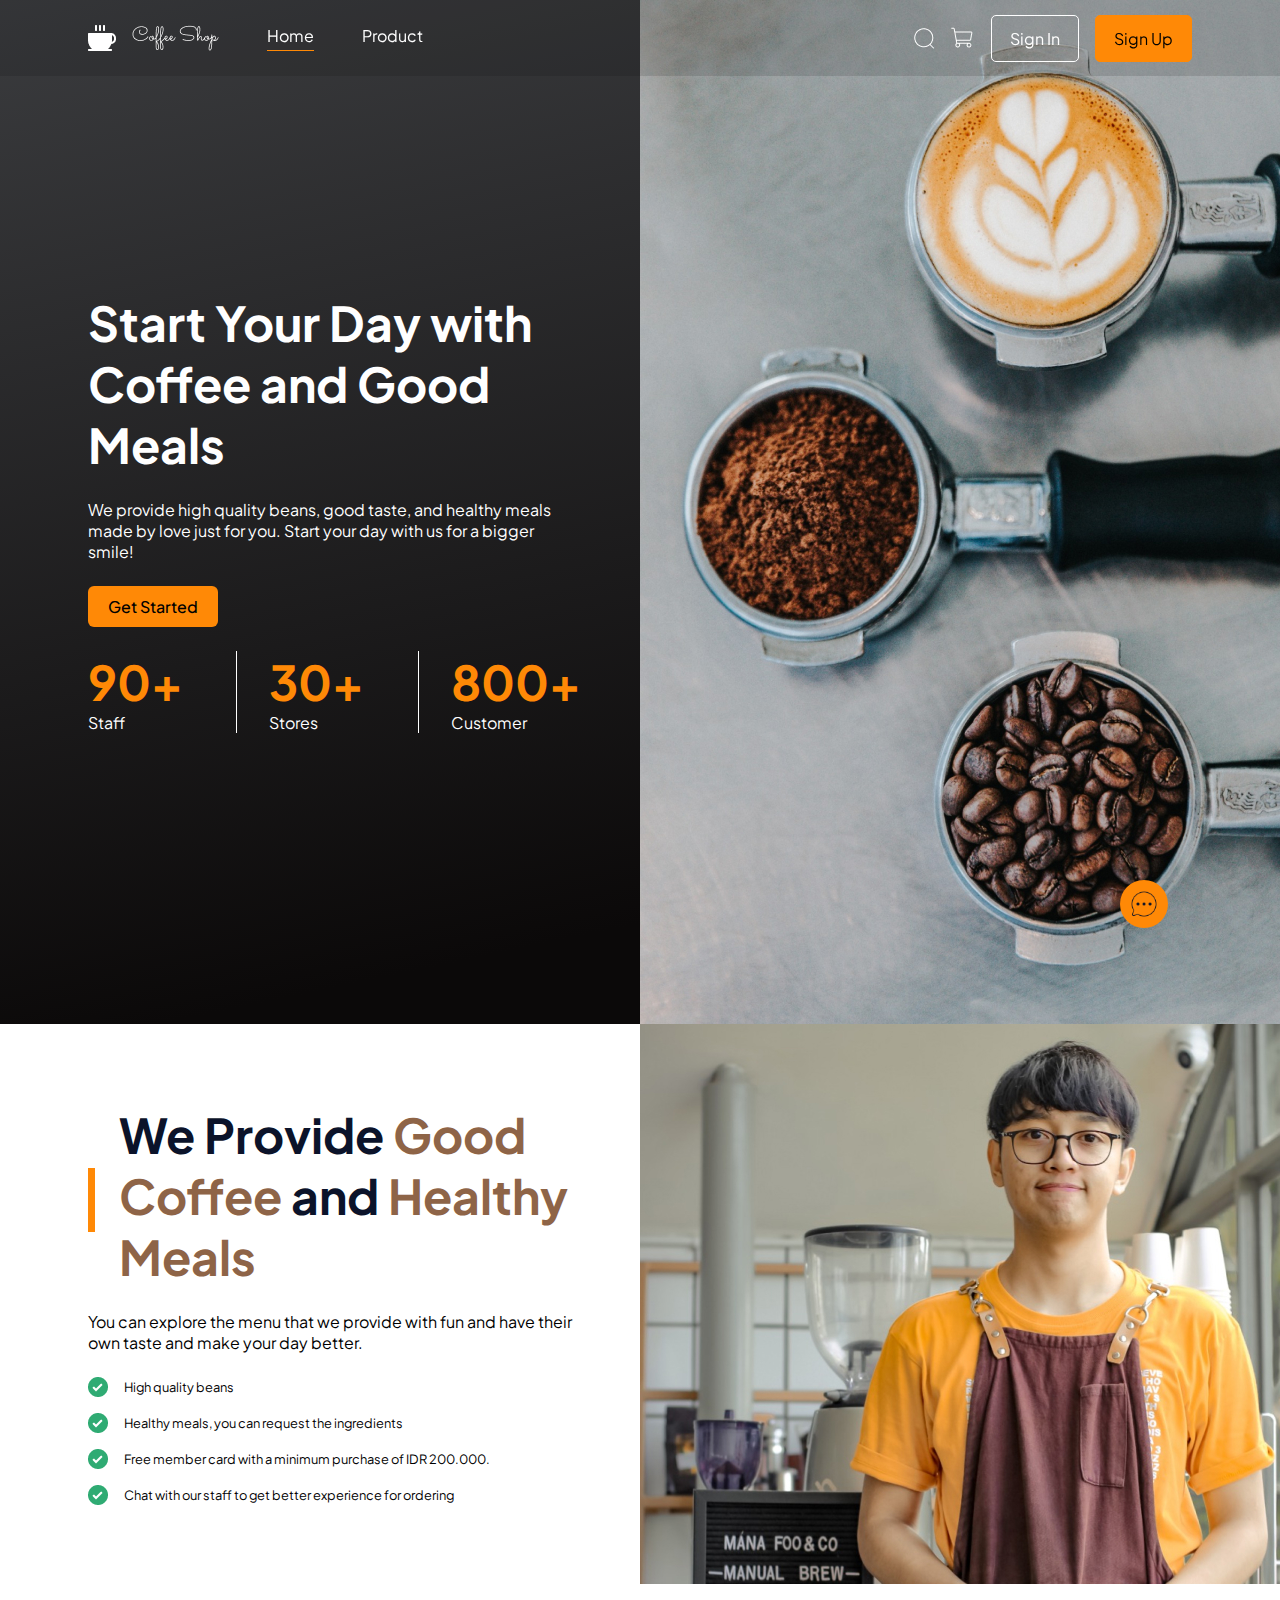
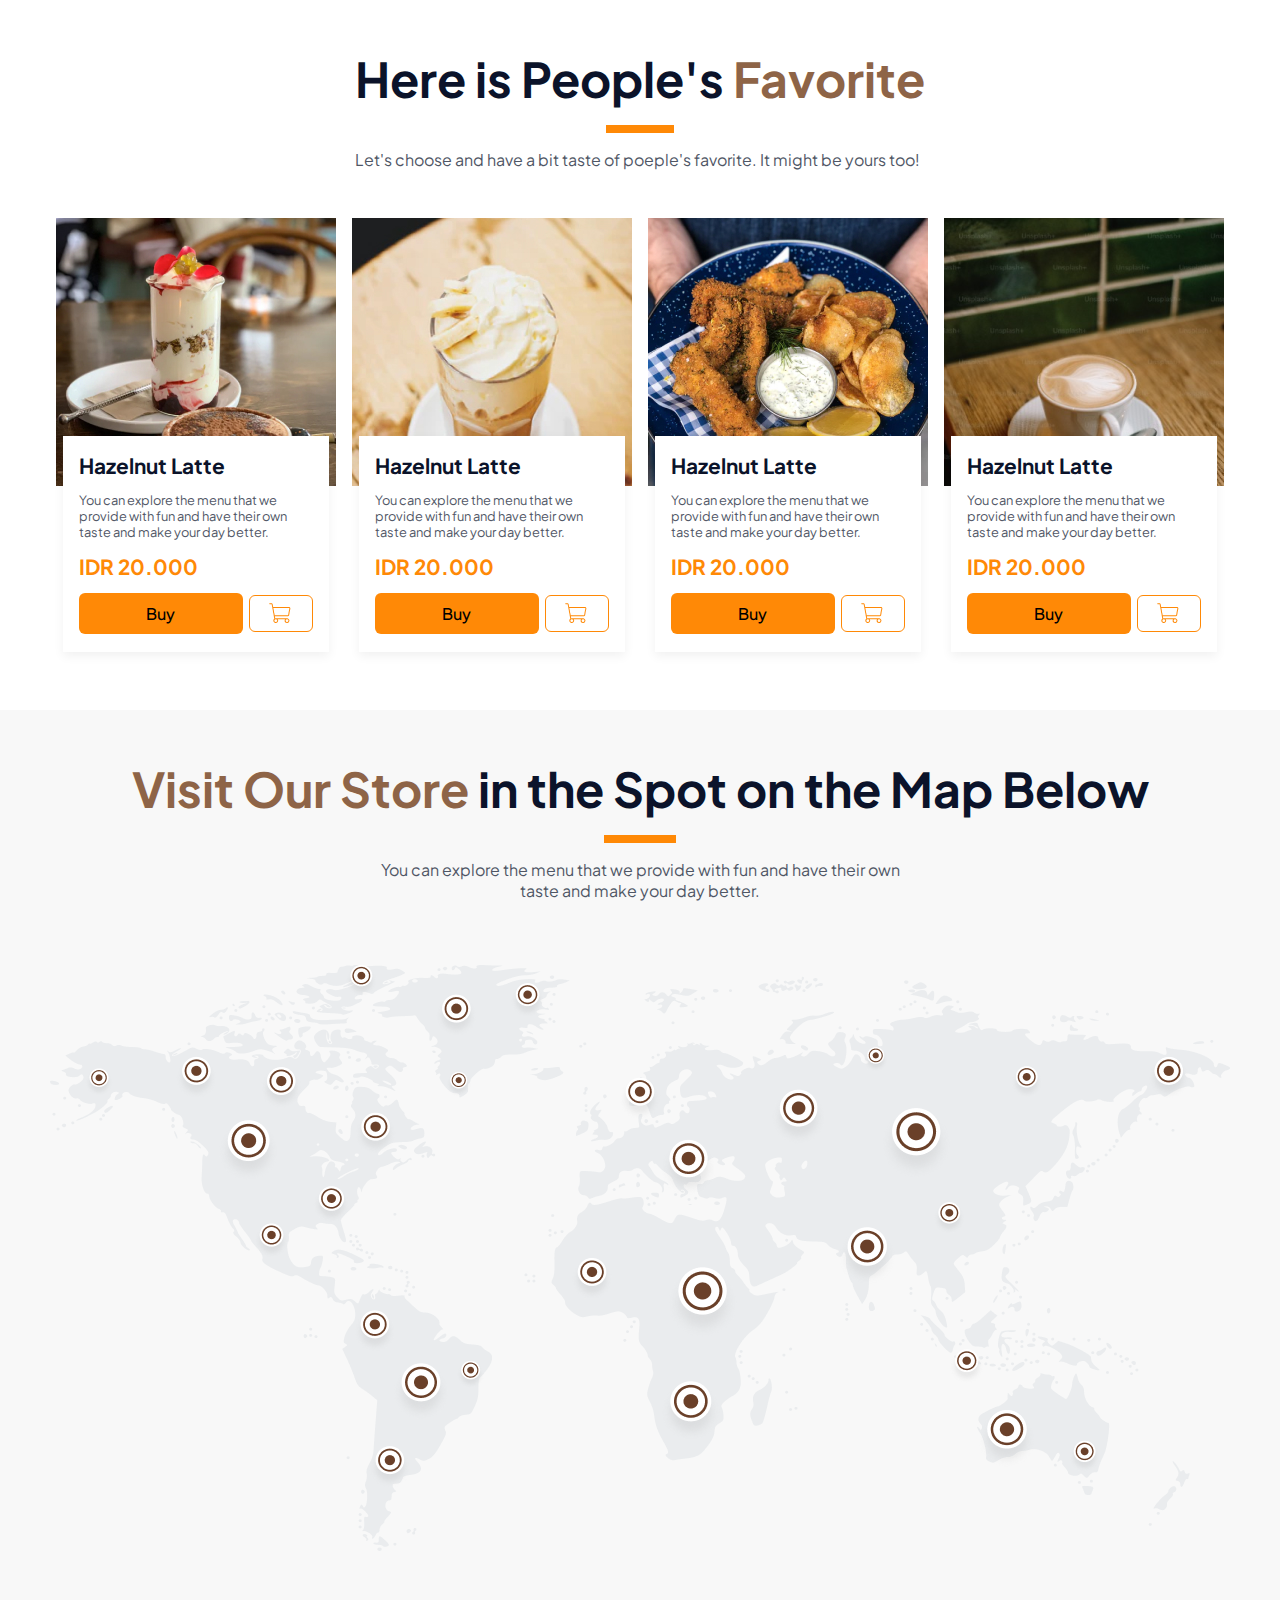
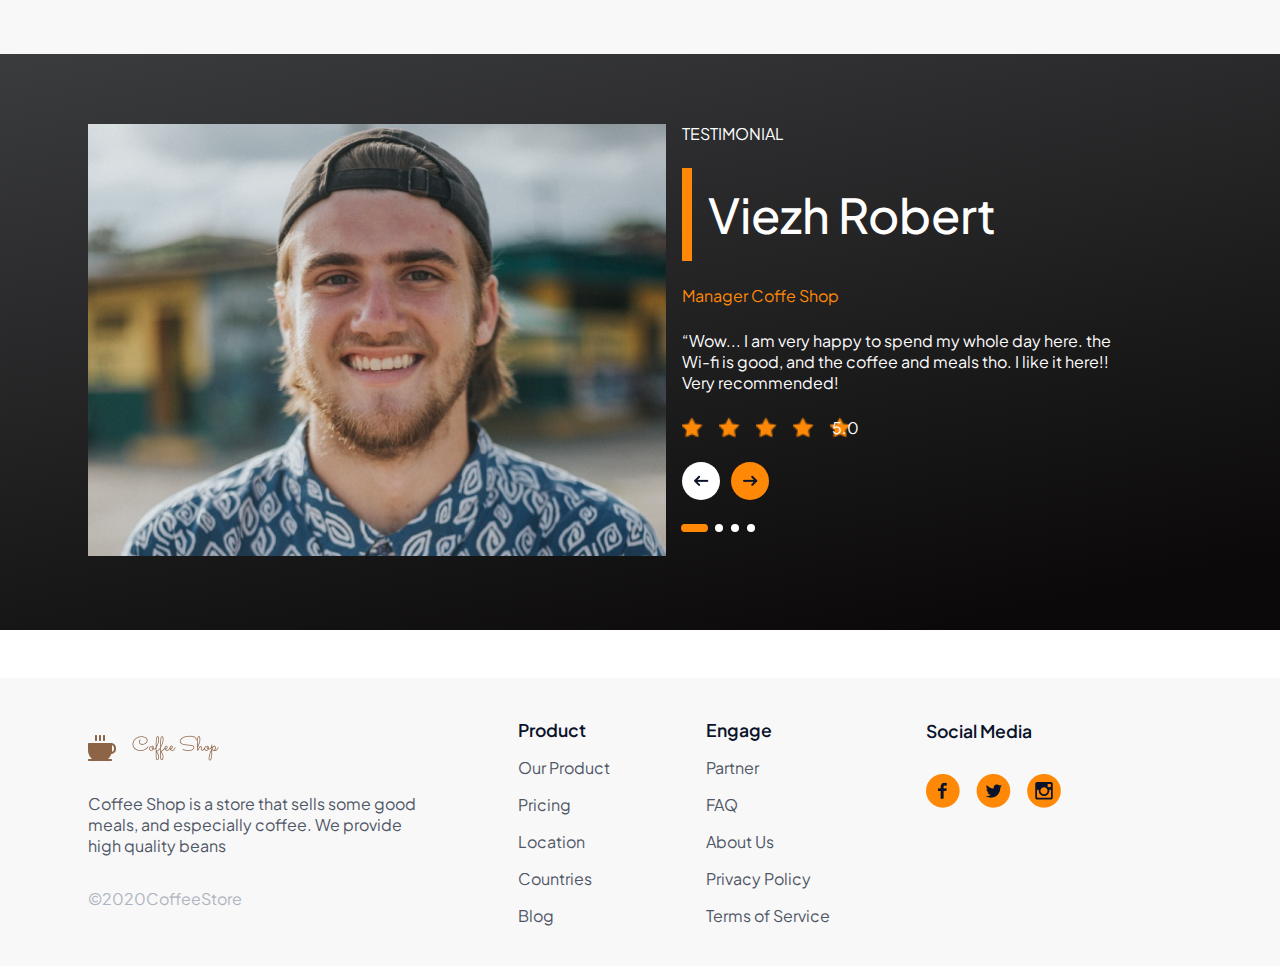
<file: index.html>
<!DOCTYPE html>
<html lang="en">
  <head>
    <meta charset="UTF-8" />
    <meta name="viewport" content="width=device-width, initial-scale=1.0" />
    <title>Home Page</title>
    <link rel="stylesheet" href="style.css" />
    <style>
      @media screen and (max-width: 426px) {
        body.main {
          width: 100%;
        }

        .main .landing-page .right-page #chat-icon {
          display: none;
        }

        .main .landing-page .left-page #chat-icon {
          display: block;
        }

        .main .landing-page,
        .main .provide-list {
          flex-direction: column-reverse;
        }

        .main .landing-page .right-page {
          flex: 1;
        }

        .main .landing-page .left-page,
        .main .provide-list .list {
          width: 100%;
          justify-content: center;
          align-items: center;
        }

        .main .landing-page .left-page,
        .main .provide-list .list {
          padding-top: 3rem;
          padding-bottom: 3rem;
        }

        .main .landing-page .left-page .content,
        .main .provide-list .list .content {
          margin-left: 0;
          width: 90%;
        }

        .main .landing-page .left-page .content h1 {
          font-size: 1.5rem;
        }

        .main .landing-page .left-page .content p {
          font-size: 0.85rem;
        }

        .main .landing-page .left-page .content .group-data h1 {
          font-size: 2rem;
        }

        .main .introduction {
          gap: 0;
        }

        .main .list-products {
          gap: 12rem;
          justify-content: center;
        }

        .main .provide-list {
          height: 45rem;
        }

        .main .provide-list .staff-image {
          background-size: cover;
          background-repeat: no-repeat;
          background-position: center;
        }

        .main .provide-list .list .content h1 {
          font-size: 1.5rem;
        }

        .main .provide-list .list .content div hr {
          margin-top: 0;
        }

        .main .provide-list .list .content p {
          font-size: 0.85rem;
        }

        .main .favorite-product .title h1,
        .main .map .title h1 {
          font-size: 1.8em;
        }

        .main .favorite-product .title p,
        .main .favorite-product .title h1,
        .main .map .title h1 {
          text-align: center;
        }

        .main .list-products {
          flex-direction: column;
        }

        .main .map {
          height: auto;
          margin-bottom: 3rem;
          background-color: #fff;
          padding-top: 0;
        }

        .main .map img:nth-child(1) {
          display: none;
        }

        .main .map img:nth-child(2) {
          display: block;
        }

        .main .map .title p {
          width: 90%;
        }

        .main .testimonial {
          flex-direction: column;
          padding-left: 0;
          height: auto;
          padding-top: 1rem;
        }

        .main .testimonial #customer-image img {
          width: 20rem;
        }

        .main .testimonial .testi {
          gap: 1rem;
        }

        .main .testimonial #customer-name {
          font-size: 1.5rem;
        }

        .main .testimonial #review-message {
          width: 100%;
          font-size: 0.8rem;
        }
      }
    </style>
  </head>
  <body class="main">
    <!-- nav start -->
    <nav>
      <div class="left-nav">
        <div class="logo">
          <img src="./assets/cup-coffee-icon-white.png" />
          <img src="./assets/text-logo-white.png" />
        </div>
        <div class="navigation">
          <a href="home" class="active">Home</a>
          <a href="product">Product</a>
        </div>
      </div>

      <div class="right-nav">
        <div class="action">
          <img src="./assets/search-icon.png" />
          <img src="./assets/shopping-cart-icon.png" />
          <img src="./assets/nav-option.png" />
        </div>
        <div class="authentication">
          <a href="./login.html" id="sign-in">Sign In</a>
          <a href="./register.html" id="sign-up">Sign Up</a>
        </div>
      </div>
    </nav>
    <!-- nav end -->

    <!-- landing page start -->
    <div class="landing-page">
      <div class="left-page">
        <div class="content">
          <h1>Start Your Day with Coffee and Good Meals</h1>
          <p>
            We provide high quality beans, good taste, and healthy meals made by
            love just for you. Start your day with us for a bigger smile!
          </p>
          <div class="responsive-chat-icon">
            <button>Get Started</button>
            <div id="chat-icon">
              <img src="/assets/chat-icon.png" />
            </div>
          </div>
          <div class="data">
            <div class="group-data">
              <h1>90+</h1>
              <p>Staff</p>
            </div>
            <div class="group-data">
              <h1>30+</h1>
              <p>Stores</p>
            </div>
            <div class="group-data">
              <h1>800+</h1>
              <p>Customer</p>
            </div>
          </div>
        </div>
      </div>
      <div class="right-page">
        <div id="chat-icon">
          <img src="/assets/chat-icon.png" />
        </div>
      </div>
    </div>
    <!-- landing page end -->

    <!-- introduction start -->
    <div class="introduction">
      <div class="provide-list">
        <div class="list">
          <div class="content">
            <div>
              <hr />
              <h1>
                We Provide <span>Good Coffee</span> and
                <span>Healthy Meals</span>
              </h1>
            </div>
            <p>
              You can explore the menu that we provide with fun and have their
              own taste and make your day better.
            </p>
            <div class="list-check">
              <div class="group-list-check">
                <img src="./assets/green-check-circle.png" />
                <p>High quality beans</p>
              </div>

              <div class="group-list-check">
                <img src="./assets/green-check-circle.png" />
                <p>Healthy meals, you can request the ingredients</p>
              </div>

              <div class="group-list-check">
                <img src="./assets/green-check-circle.png" />
                <p>Free member card with a minimum purchase of IDR 200.000.</p>
              </div>

              <div class="group-list-check">
                <img src="./assets/green-check-circle.png" />
                <p>Chat with our staff to get better experience for ordering</p>
              </div>
            </div>
          </div>
        </div>

        <div class="staff-image"></div>
      </div>

      <div class="favorite-product">
        <div class="title">
          <h1>Here is People's <span>Favorite</span></h1>
          <hr />
          <p>
            Let's choose and have a bit taste of poeple's favorite. It might be
            yours too!
          </p>
        </div>

        <div class="list-products">
          <div class="product">
            <img src="./assets/home-product1.jpg" alt="" />
            <div class="product-details">
              <h1 id="product-name">Hazelnut Latte</h1>
              <p>
                You can explore the menu that we provide with fun and have their
                own taste and make your day better.
              </p>
              <h1 id="product-price">IDR 20.000</h1>
              <div class="order">
                <button>Buy</button>
                <img src="./assets/shopping-cart-icon-orange.png" />
              </div>
            </div>
          </div>

          <div class="product">
            <img src="./assets/home-product2.jpg" alt="" />
            <div class="product-details">
              <h1 id="product-name">Hazelnut Latte</h1>
              <p>
                You can explore the menu that we provide with fun and have their
                own taste and make your day better.
              </p>
              <h1 id="product-price">IDR 20.000</h1>
              <div class="order">
                <button>Buy</button>
                <img src="./assets/shopping-cart-icon-orange.png" alt="" />
              </div>
            </div>
          </div>

          <div class="product">
            <img src="./assets/home-product3.jpg" alt="" />
            <div class="product-details">
              <h1 id="product-name">Hazelnut Latte</h1>
              <p>
                You can explore the menu that we provide with fun and have their
                own taste and make your day better.
              </p>
              <h1 id="product-price">IDR 20.000</h1>
              <div class="order">
                <button>Buy</button>
                <img src="./assets/shopping-cart-icon-orange.png" alt="" />
              </div>
            </div>
          </div>

          <div class="product">
            <img src="./assets/home-product4.png" alt="" />
            <div class="product-details">
              <h1 id="product-name">Hazelnut Latte</h1>
              <p>
                You can explore the menu that we provide with fun and have their
                own taste and make your day better.
              </p>
              <h1 id="product-price">IDR 20.000</h1>
              <div class="order">
                <button>Buy</button>
                <img src="./assets/shopping-cart-icon-orange.png" alt="" />
              </div>
            </div>
          </div>
        </div>
      </div>
    </div>
    <!-- introduction end -->

    <!-- map start -->
    <div class="map">
      <div class="title">
        <h1><span>Visit Our Store</span> in the Spot on the Map Below</h1>
        <hr />
        <p>
          You can explore the menu that we provide with fun and have their own
          taste and make your day better.
        </p>
      </div>
      <div>
        <img src="/assets/home-map.png" />
        <img src="./assets/map-responsive.png" />
      </div>
    </div>
    <!-- map end -->

    <!-- testimonial start -->
    <div class="testimonial">
      <div id="customer-image">
        <img src="./assets/home-customer-image1.jpg" alt="" />
      </div>
      <div class="testi">
        <p id="testi-title">TESTIMONIAL</p>
        <h1 id="customer-name">Viezh Robert</h1>
        <p id="role">Manager Coffe Shop</p>
        <p id="review-message">
          “Wow... I am very happy to spend my whole day here. the Wi-fi is good,
          and the coffee and meals tho. I like it here!! Very recommended!
        </p>
        <div class="rating">
          <div class="rating-stars">
            <img src="/assets/star.png" />
            <img src="/assets/star.png" />
            <img src="/assets/star.png" />
            <img src="/assets/star.png" />
            <img src="/assets/star.png" />
          </div>
          <p id="rating-number">5.0</p>
        </div>
        <div class="button-swipe">
          <img src="/assets/arrow-prev.png" id="arrow-prev" />
          <img src="/assets/arrow-next.png" id="arrow-next" />
        </div>
        <div class="page-indicator">
          <div class="current-page">
            <div id="left-corner"></div>
            <div id="right-corner"></div>
          </div>
          <div></div>
          <div></div>
          <div></div>
        </div>
      </div>
    </div>
    <!-- testimonial end -->

    <!-- footer start -->
    <footer>
      <div class="description">
        <div class="logo">
          <img src="./assets/cup-coffe-icon.png" />
          <img src="./assets/text-logo.png" />
        </div>
        <p>
          Coffee Shop is a store that sells some good meals, and especially
          coffee. We provide high quality beans
        </p>
        <p id="copyright">&copy;2020CoffeeStore</p>
      </div>

      <div class="product-link">
        <p>Product</p>
        <a href="#">Our Product</a>
        <a href="#">Pricing</a>
        <a href="#">Location</a>
        <a href="#">Countries</a>
        <a href="#">Blog</a>
      </div>

      <div class="engage">
        <p>Engage</p>
        <a href="#">Partner</a>
        <a href="#">FAQ</a>
        <a href="#">About Us</a>
        <a href="#">Privacy Policy</a>
        <a href="#">Terms of Service</a>
      </div>

      <div class="social-media">
        <p>Social Media</p>
        <div class="link-social-media">
          <a href="#"><img src="/assets/facebook-logo-circle.png" /></a>
          <a href="#"><img src="/assets/twitter-logo-circle.png" /></a>
          <a href="#"><img src="/assets/instagram-logo-circle.png" /></a>
        </div>
      </div>
    </footer>
    <!-- footer end -->
  </body>
</html>
</file>
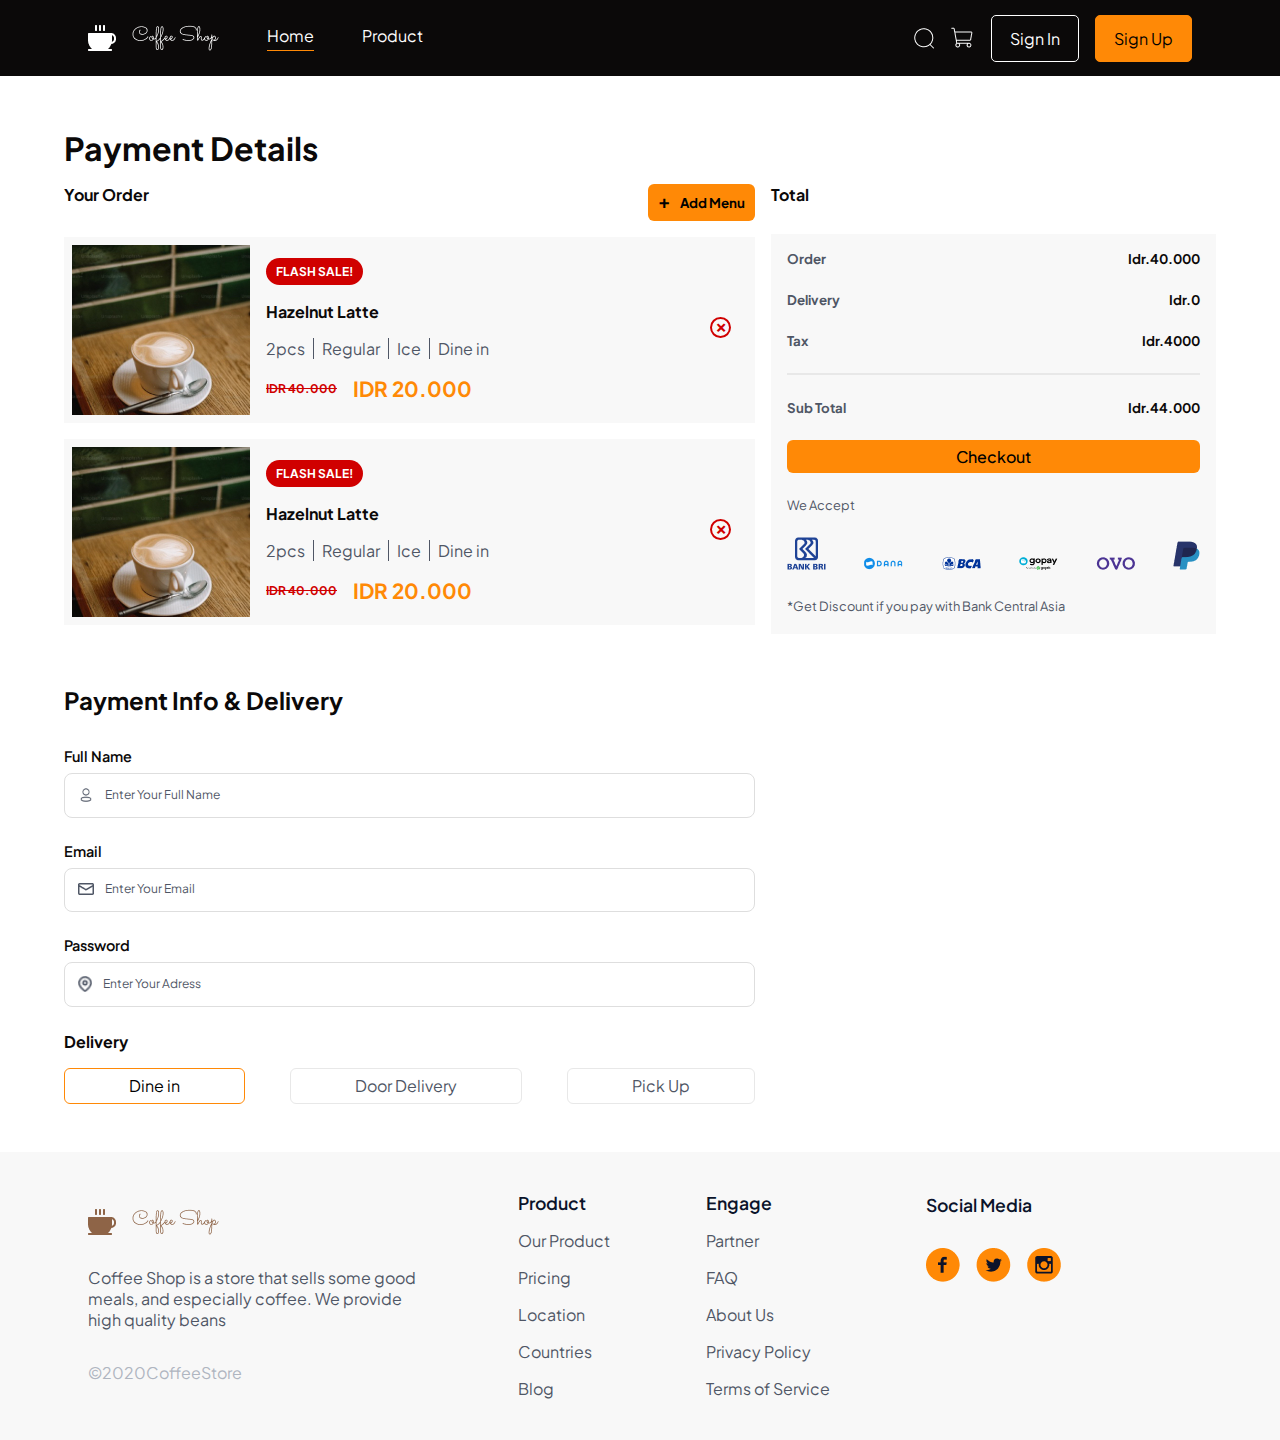
<file: checkout.html>
<!DOCTYPE html>
<html lang="en">
  <head>
    <meta charset="UTF-8" />
    <meta name="viewport" content="width=device-width, initial-scale=1.0" />
    <title>Checkout Page</title>
    <link rel="stylesheet" href="style.css" />
    <style>
      @media screen and (max-width: 426px) {
        .checkout .container{
          padding-top: 20%;
        }
        .checkout .wrap{
          flex-direction: column;
        }
        .checkout .wrap-order-list{
          width: 100%;
        }
        .checkout #delete-order-item{
          top: 1rem;
          right: 1rem;
          width: 1.3rem;
          height: 1.3rem;
        }
        .checkout .payment-info-delivery form{
          width: 100%;
        }
        .checkout .input-options .options p{
          padding: 10px 25px;
          font-size: 0.8rem;
        }
      }
    </style>
  </head>
  <body class="checkout">
    <!-- nav start -->
    <nav class="dark">
      <div class="left-nav">
        <div class="logo">
          <img src="./assets/cup-coffee-icon-white.png" />
          <img src="./assets/text-logo-white.png" />
        </div>
        <div class="navigation">
          <a href="home" class="active">Home</a>
          <a href="product">Product</a>
        </div>
      </div>

      <div class="right-nav">
        <div class="action">
          <img src="./assets/search-icon.png" />
          <img src="./assets/shopping-cart-icon.png" />
          <img src="./assets/nav-option.png" />
        </div>
        <div class="authentication">
          <a href="./login.html" id="sign-in">Sign In</a>
          <a href="./register.html" id="sign-up">Sign Up</a>
        </div>
      </div>
    </nav>
    <!-- nav end -->

    <div class="container">
      <!-- payment details start -->
      <div class="wrapper-payment">
        <div class="payment-details">
          <h1>Payment Details</h1>
          <div class="wrap">
            <div class="wrap-order-list">
              <div class="your-order">
                <h4>Your Order</h4>
                <button>
                  <h3>+</h3>
                  <h5>Add Menu</h5>
                </button>
              </div>

              <div class="order-item">
                <div class="group-order-item">
                  <img src="./assets/checkout-image.jpg" />
                  <div class="breakdown">
                    <h6 id="tag">FLASH SALE!</h6>
                    <h4>Hazelnut Latte</h4>
                    <div class="particulars">
                      <p>2pcs</p>
                      <p>Regular</p>
                      <p>Ice</p>
                      <p>Dine in</p>
                    </div>
                    <div class="price">
                      <h1 id="base-price">IDR 40.000</h1>
                      <h1 id="discount-price">IDR 20.000</h1>
                    </div>
                    <h3 id="delete-order-item">×</h3>
                  </div>
                </div>

                <div class="group-order-item">
                  <img src="./assets/checkout-image.jpg" />
                  <div class="breakdown">
                    <h6 id="tag">FLASH SALE!</h6>
                    <h4>Hazelnut Latte</h4>
                    <div class="particulars">
                      <p>2pcs</p>
                      <p>Regular</p>
                      <p>Ice</p>
                      <p>Dine in</p>
                    </div>
                    <div class="price">
                      <h1 id="base-price">IDR 40.000</h1>
                      <h1 id="discount-price">IDR 20.000</h1>
                    </div>
                    <h3 id="delete-order-item">×</h3>
                  </div>
                </div>

                <div class="group-order-item">
                  <img src="./assets/checkout-image.jpg" />
                  <div class="breakdown">
                    <h6 id="tag">FLASH SALE!</h6>
                    <h4>Hazelnut Latte</h4>
                    <div class="particulars">
                      <p>2pcs</p>
                      <p>Regular</p>
                      <p>Ice</p>
                      <p>Dine in</p>
                    </div>
                    <div class="price">
                      <h1 id="base-price">IDR 40.000</h1>
                      <h1 id="discount-price">IDR 20.000</h1>
                    </div>
                    <h3 id="delete-order-item">×</h3>
                  </div>
                </div>

                <div class="group-order-item">
                  <img src="./assets/checkout-image.jpg" />
                  <div class="breakdown">
                    <h6 id="tag">FLASH SALE!</h6>
                    <h4>Hazelnut Latte</h4>
                    <div class="particulars">
                      <p>2pcs</p>
                      <p>Regular</p>
                      <p>Ice</p>
                      <p>Dine in</p>
                    </div>
                    <div class="price">
                      <h1 id="base-price">IDR 40.000</h1>
                      <h1 id="discount-price">IDR 20.000</h1>
                    </div>
                    <h3 id="delete-order-item">×</h3>
                  </div>
                </div>
              </div>
            </div>

            <div class="wrap-total-payment">
              <h4>Total</h4>
              <div class="payment-summary">
                <div class="component">
                  <h5>Order</h5>
                  <h5>Idr.40.000</h5>
                </div>

                <div class="component">
                  <h5>Delivery</h5>
                  <h5>Idr.0</h5>
                </div>

                <div class="component">
                  <h5>Tax</h5>
                  <h5>Idr.4000</h5>
                </div>

                <hr />

                <div class="component">
                  <h5>Sub Total</h5>
                  <h5>Idr.44.000</h5>
                </div>

                <button>Checkout</button>

                <p>We Accept</p>

                <div class="payment-provider-logo">
                  <div>
                    <img src="./assets/BRI.png" />
                  </div>

                  <div>
                    <img src="./assets/DANA.png" />
                  </div>

                  <div>
                    <img src="./assets/BCA.png" />
                  </div>

                  <div>
                    <img src="./assets/gopay.png" />
                  </div>

                  <div>
                    <img src="./assets/ovo.png" />
                  </div>

                  <div>
                    <img src="./assets/paypal.png" />
                  </div>
                </div>

                <p>*Get Discount if you pay with Bank Central Asia</p>
              </div>
            </div>
          </div>
        </div>
        <div class="payment-info-delivery">
          <h2>Payment Info & Delivery</h2>
          <form>
            <div class="input-group">
              <label for="full-name">Full Name</label>
              <div class="input">
                <img src="/assets/fullname.png" />
                <input
                  id="full-name"
                  type="text"
                  placeholder="Enter Your Full Name"
                />
              </div>
            </div>

            <div class="input-group">
              <label for="email">Email</label>
              <div class="input">
                <img src="/assets/mail.png" />
                <input id="email" type="email" placeholder="Enter Your Email" />
              </div>
            </div>

            <div class="input-group">
              <label for="password">Password</label>
              <div class="input">
                <img src="/assets/Location.png" />
                <input
                  id="password"
                  type="text"
                  placeholder="Enter Your Adress"
                />
              </div>
            </div>

            <div class="input-options">
              <h4>Delivery</h4>
              <div class="options">
                <p class="selected">Dine in</p>
                <p>Door Delivery</p>
                <p>Pick Up</p>
              </div>
            </div>
          </form>
        </div>
      </div>
    </div>
    <!-- payment details end -->

    <!-- footer start -->
    <footer>
      <div class="description">
        <div class="logo">
          <img src="./assets/cup-coffe-icon.png" />
          <img src="./assets/text-logo.png" />
        </div>
        <p>
          Coffee Shop is a store that sells some good meals, and especially
          coffee. We provide high quality beans
        </p>
        <p id="copyright">&copy;2020CoffeeStore</p>
      </div>

      <div class="product-link">
        <p>Product</p>
        <a href="#">Our Product</a>
        <a href="#">Pricing</a>
        <a href="#">Location</a>
        <a href="#">Countries</a>
        <a href="#">Blog</a>
      </div>

      <div class="engage">
        <p>Engage</p>
        <a href="#">Partner</a>
        <a href="#">FAQ</a>
        <a href="#">About Us</a>
        <a href="#">Privacy Policy</a>
        <a href="#">Terms of Service</a>
      </div>

      <div class="social-media">
        <p>Social Media</p>
        <div class="link-social-media">
          <a href="#"><img src="/assets/facebook-logo-circle.png" /></a>
          <a href="#"><img src="/assets/twitter-logo-circle.png" /></a>
          <a href="#"><img src="/assets/instagram-logo-circle.png" /></a>
        </div>
      </div>
    </footer>
    <!-- footer end -->
  </body>
</html>
</file>
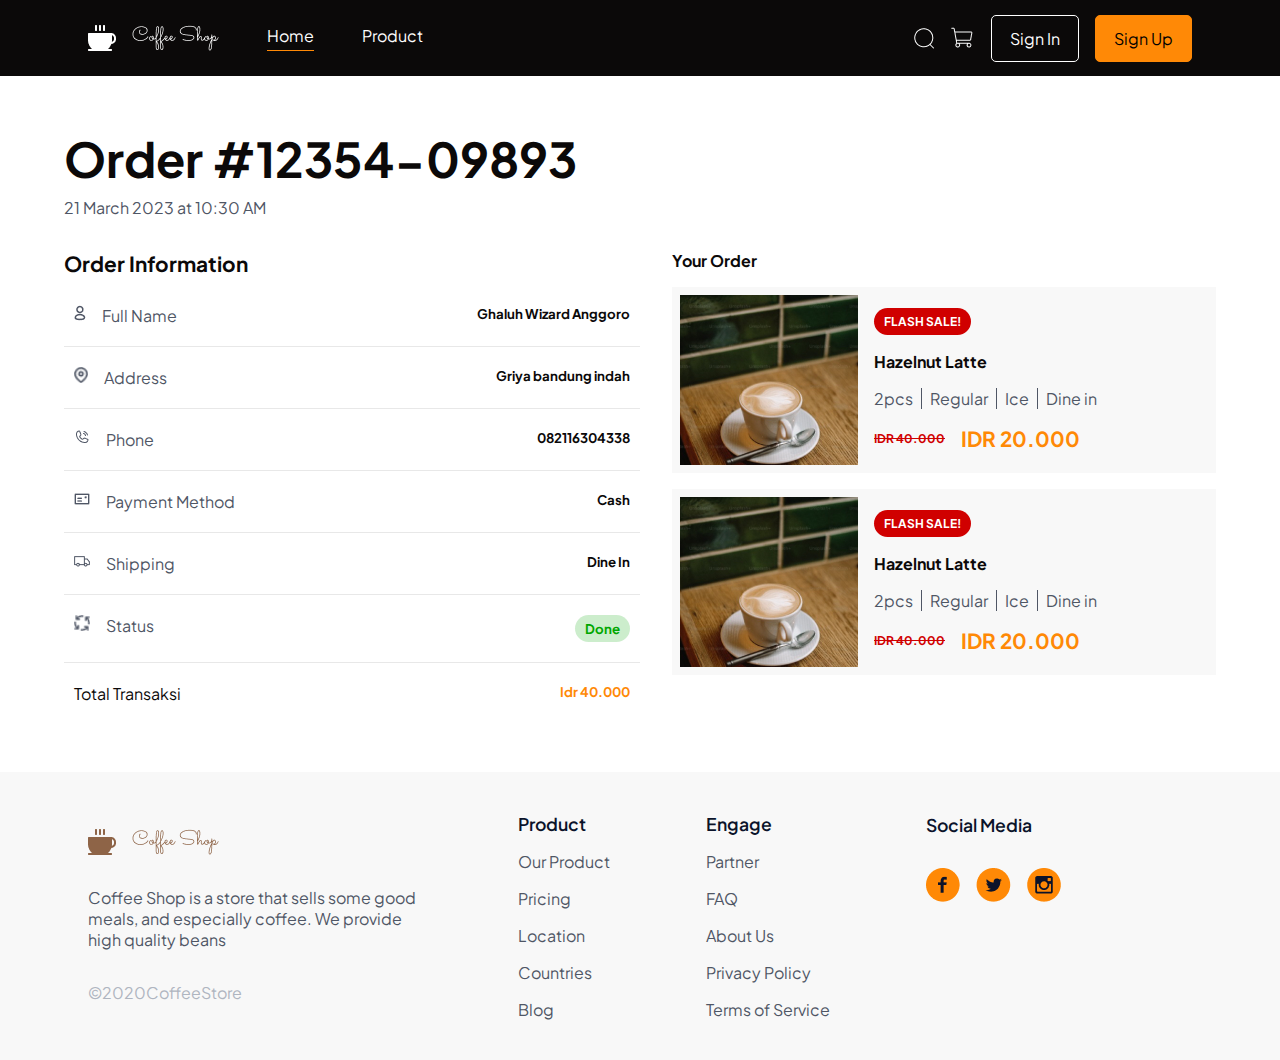
<file: detail-order.html>
<!DOCTYPE html>
<html lang="en">
  <head>
    <meta charset="UTF-8" />
    <meta name="viewport" content="width=device-width, initial-scale=1.0" />
    <title>Detail Order Page</title>
    <link rel="stylesheet" href="style.css" />
    <style>
      @media screen and (max-width: 426px) {
        .detail-order .container{
          margin-top: 20%;
        }
        .detail-order .wrap{
          flex-direction: column;
        }

        .detail-order .header h1{
          font-size: 1.5rem;
        }

        .detail-order .left{
          width: 100%;
        }
        .detail-order .left h1{
          font-size: 1rem;
        }
        .detail-order .record{
          padding: 15px 10px;
        }
        .detail-order .record .lable p,
        .detail-order .record p{
          font-size: 0.8rem;
        }
        .detail-order .record h5{
          font-size: 0.7rem;
        }
      }
    </style>
  </head>
  <body class="detail-order">
    <!-- nav start -->
    <nav class="dark">
      <div class="left-nav">
        <div class="logo">
          <img src="./assets/cup-coffee-icon-white.png" />
          <img src="./assets/text-logo-white.png" />
        </div>
        <div class="navigation">
          <a href="home" class="active">Home</a>
          <a href="product">Product</a>
        </div>
      </div>

      <div class="right-nav">
        <div class="action">
          <img src="./assets/search-icon.png" />
          <img src="./assets/shopping-cart-icon.png" />
          <img src="./assets/nav-option.png" />
        </div>
        <div class="authentication">
          <a href="./login.html" id="sign-in">Sign In</a>
          <a href="./register.html" id="sign-up">Sign Up</a>
        </div>
      </div>
    </nav>
    <!-- nav end -->

    <!-- list history order start -->
    <div class="container">
      <div class="header">
        <h1>Order #12354-09893</h1>
        <p>21 March 2023 at 10:30 AM</p>
      </div>

      <div class="wrap">
        <div class="left">
          <h1>Order Information</h1>

          <div class="details">
            <div class="record">
              <div class="lable">
                <img src="./assets/fullName-orderDetail.png" />
                <p>Full Name</p>
              </div>
              <h5>Ghaluh Wizard Anggoro</h5>
            </div>

            <div class="record">
              <div class="lable">
                <img src="./assets/address-orderDetail.png" />
                <p>Address</p>
              </div>
              <h5>Griya bandung indah</h5>
            </div>

            <div class="record">
              <div class="lable">
                <img src="./assets/phone.png" />
                <p>Phone</p>
              </div>
              <h5>082116304338</h5>
            </div>

            <div class="record">
              <div class="lable">
                <img src="./assets/payment-method.png" />
                <p>Payment Method</p>
              </div>
              <h5>Cash</h5>
            </div>

            <div class="record">
              <div class="lable">
                <img src="./assets/truck.png" />
                <p>Shipping</p>
              </div>
              <h5>Dine In</h5>
            </div>

            <div class="record">
              <div class="lable">
                <img src="./assets/status-orderDetail.png" />
                <p>Status</p>
              </div>
              <h5>Done</h5>
            </div>

            <div class="record">
              <p>Total Transaksi</p>
              <h5>Idr 40.000</h5>
            </div>
          </div>
        </div>

        <div class="right">
          <div class="wrap-order-list">
            <h4>Your Order</h4>

            <div class="order-item">
              <div class="group-order-item">
                <img src="./assets/checkout-image.jpg" />
                <div class="breakdown">
                  <h6 id="tag">FLASH SALE!</h6>
                  <h4>Hazelnut Latte</h4>
                  <div class="particulars">
                    <p>2pcs</p>
                    <p>Regular</p>
                    <p>Ice</p>
                    <p>Dine in</p>
                  </div>
                  <div class="price">
                    <h1 id="base-price">IDR 40.000</h1>
                    <h1 id="discount-price">IDR 20.000</h1>
                  </div>
                </div>
              </div>

              <div class="group-order-item">
                <img src="./assets/checkout-image.jpg" />
                <div class="breakdown">
                  <h6 id="tag">FLASH SALE!</h6>
                  <h4>Hazelnut Latte</h4>
                  <div class="particulars">
                    <p>2pcs</p>
                    <p>Regular</p>
                    <p>Ice</p>
                    <p>Dine in</p>
                  </div>
                  <div class="price">
                    <h1 id="base-price">IDR 40.000</h1>
                    <h1 id="discount-price">IDR 20.000</h1>
                  </div>
                </div>
              </div>

              <div class="group-order-item">
                <img src="./assets/checkout-image.jpg" />
                <div class="breakdown">
                  <h6 id="tag">FLASH SALE!</h6>
                  <h4>Hazelnut Latte</h4>
                  <div class="particulars">
                    <p>2pcs</p>
                    <p>Regular</p>
                    <p>Ice</p>
                    <p>Dine in</p>
                  </div>
                  <div class="price">
                    <h1 id="base-price">IDR 40.000</h1>
                    <h1 id="discount-price">IDR 20.000</h1>
                  </div>
                </div>
              </div>

              <div class="group-order-item">
                <img src="./assets/checkout-image.jpg" />
                <div class="breakdown">
                  <h6 id="tag">FLASH SALE!</h6>
                  <h4>Hazelnut Latte</h4>
                  <div class="particulars">
                    <p>2pcs</p>
                    <p>Regular</p>
                    <p>Ice</p>
                    <p>Dine in</p>
                  </div>
                  <div class="price">
                    <h1 id="base-price">IDR 40.000</h1>
                    <h1 id="discount-price">IDR 20.000</h1>
                  </div>
                </div>
              </div>
            </div>
          </div>
        </div>
      </div>
    </div>
    <!-- list history order end -->

    <!-- footer start -->
    <footer>
      <div class="description">
        <div class="logo">
          <img src="./assets/cup-coffe-icon.png" />
          <img src="./assets/text-logo.png" />
        </div>
        <p>
          Coffee Shop is a store that sells some good meals, and especially
          coffee. We provide high quality beans
        </p>
        <p id="copyright">&copy;2020CoffeeStore</p>
      </div>

      <div class="product-link">
        <p>Product</p>
        <a href="#">Our Product</a>
        <a href="#">Pricing</a>
        <a href="#">Location</a>
        <a href="#">Countries</a>
        <a href="#">Blog</a>
      </div>

      <div class="engage">
        <p>Engage</p>
        <a href="#">Partner</a>
        <a href="#">FAQ</a>
        <a href="#">About Us</a>
        <a href="#">Privacy Policy</a>
        <a href="#">Terms of Service</a>
      </div>

      <div class="social-media">
        <p>Social Media</p>
        <div class="link-social-media">
          <a href="#"><img src="/assets/facebook-logo-circle.png" /></a>
          <a href="#"><img src="/assets/twitter-logo-circle.png" /></a>
          <a href="#"><img src="/assets/instagram-logo-circle.png" /></a>
        </div>
      </div>
    </footer>
    <!-- footer end -->
  </body>
</html>
</file>
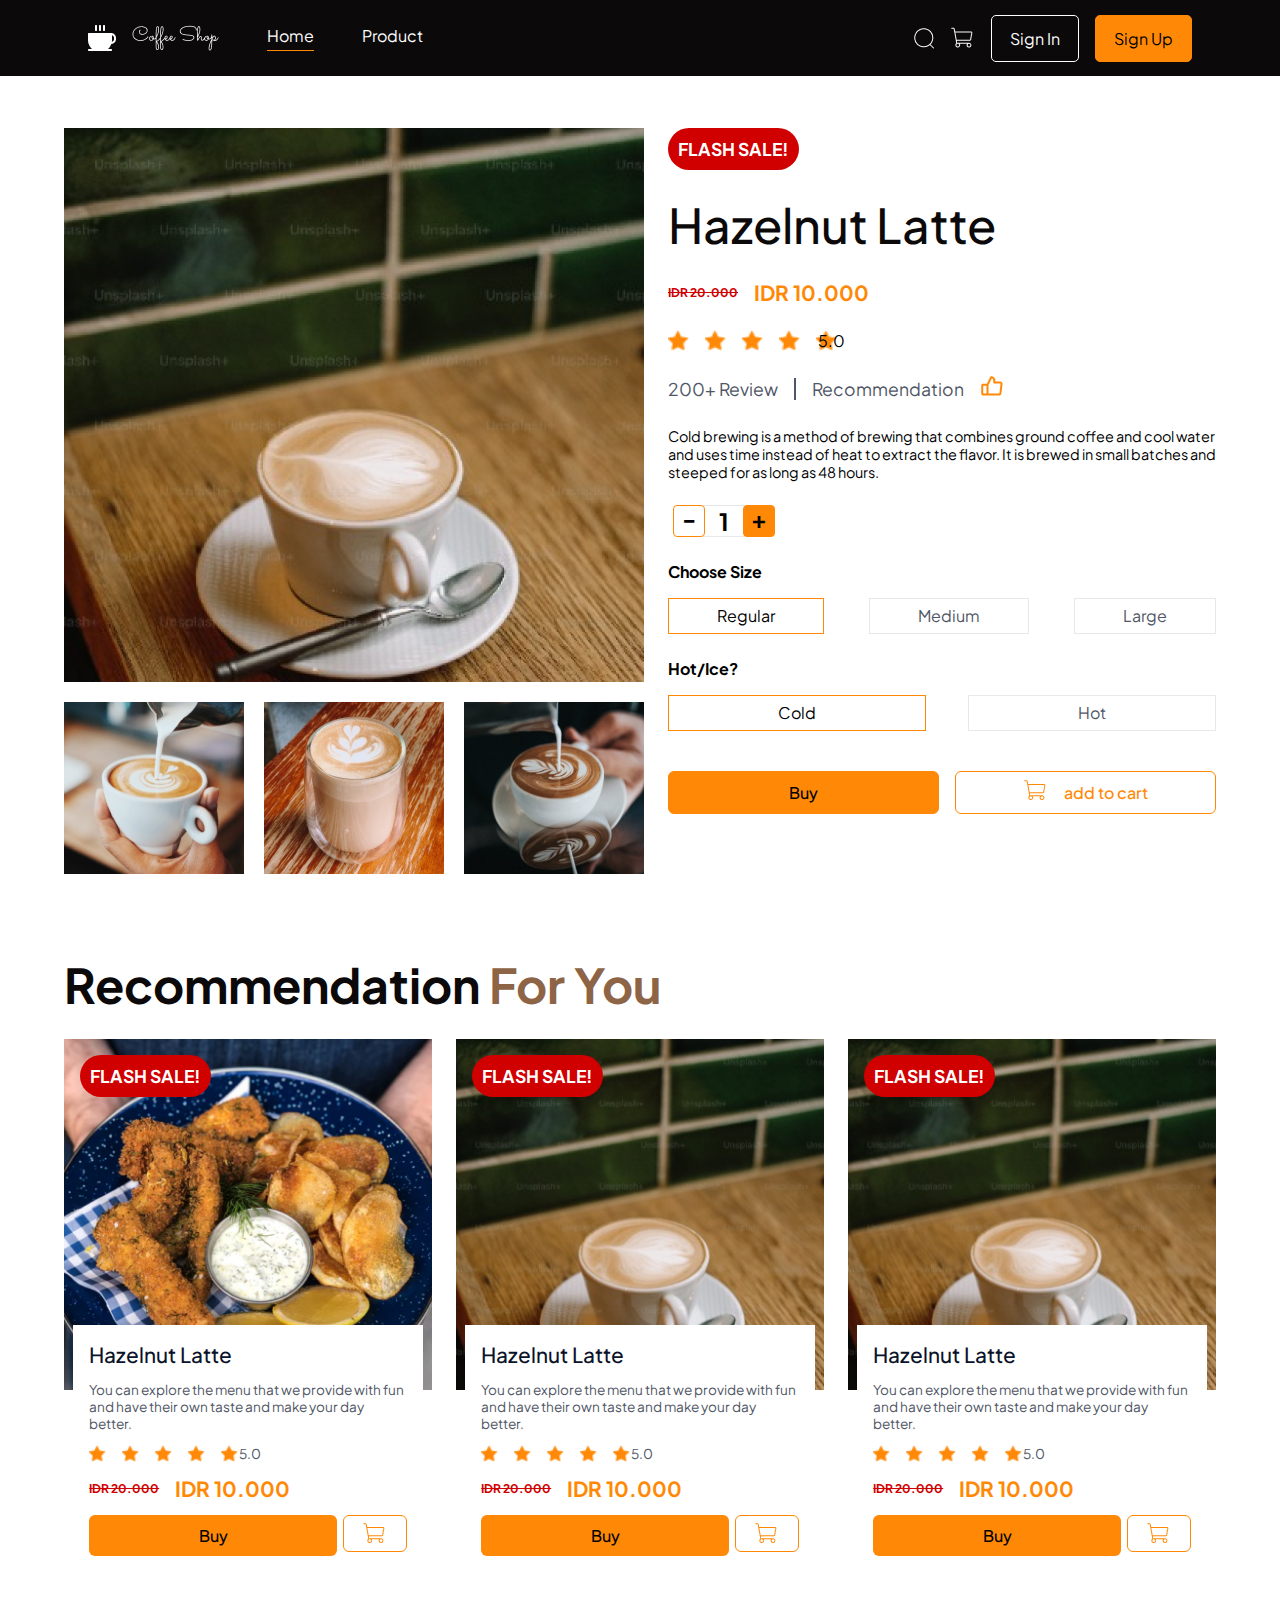
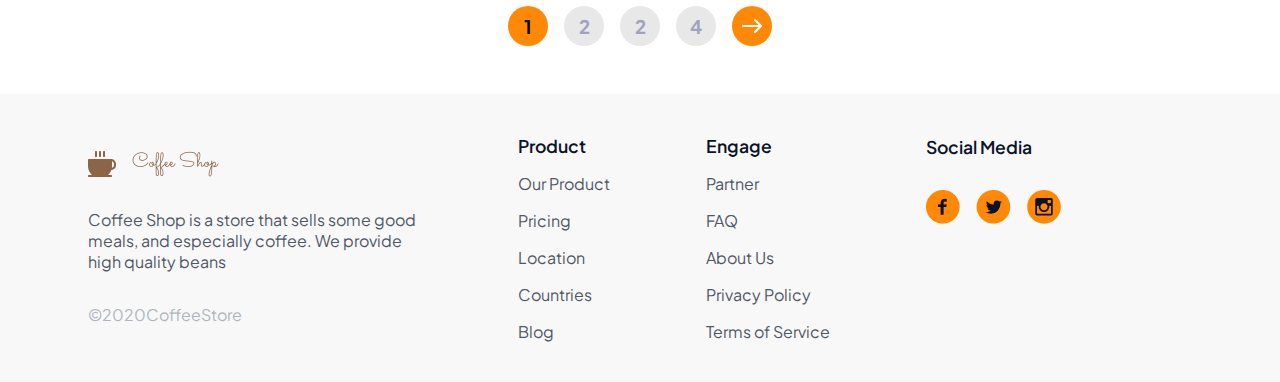
<file: detail-product.html>
<!DOCTYPE html>
<html lang="en">
  <head>
    <meta charset="UTF-8" />
    <meta name="viewport" content="width=device-width, initial-scale=1.0" />
    <title>Detail Product</title>
    <link rel="stylesheet" href="style.css" />
    <style>
      @media screen and (max-width: 426px) {
        .page-detail-product .container {
          gap: 2.5rem;
        }
        .page-detail-product .product {
          flex-direction: column;
          margin-top: 2rem;
        }
        .page-detail-product .product-img {
          width: 100%;
          display: flex;
          flex-direction: column;
          align-items: center;
        }
        .page-detail-product .product-img > img {
          width: 21.1rem;
        }
        .page-detail-product .product-img > div img {
          width: 6.37rem;
        }


        .page-detail-product #tag {
          font-size: 0.8rem;
          padding: 5px;
        }
        .page-detail-product .product-detail {
          width: 100%;
          gap: 0.5rem;
          padding-inline: 1rem;
        }
        .page-detail-product .product-name {
          font-size: 1.5rem;
        }
        .page-detail-product #discount-price {
          font-size: 1rem;
        }
        .page-detail-product .review-count{
          font-size: 0.9rem;
          gap: 0.5rem;
        }
        .page-detail-product #description-product{
          font-size: 0.8rem;
        }
        .page-detail-product .order-quantity h1{
          font-size: 1.2rem;
        }
        .page-detail-product .order-quantity #quantity{
          font-size: 01rem;
        }
        .page-detail-product .order-quantity #min,
        .page-detail-product .order-quantity #plus{
          width: 1.5rem;
          height: 1.5rem;
          line-height: 20px;
        }
        .page-detail-product .product-size,
        .page-detail-product .product-variant{
          gap: 0.5rem;
        }
        .page-detail-product .product-size h4,
        .page-detail-product .product-variant h4{
          font-size: 0.9rem;
        }
        .page-detail-product .sizes p{
          padding: 8px 20px;
        }
        .page-detail-product .variants p{
          padding: 8px 55px;
        }
        .page-detail-product .buttons-order {
          flex-direction: column;
          gap: 0.5rem;
        }
        .page-detail-product #buy{
          width: 100%;
        }


        .page-detail-product .list-products{
          align-items: center;
        }
        .page-detail-product .list-products h1 {
          font-size: 1.5rem;
        }
        .page-detail-product .wrap > div:nth-child(3) {
          display: none;
        }
      }
    </style>
  </head>
  <body class="page-detail-product">
    <!-- nav start -->
    <nav class="dark">
      <div class="left-nav">
        <div class="logo">
          <img src="./assets/cup-coffee-icon-white.png" />
          <img src="./assets/text-logo-white.png" />
        </div>
        <div class="navigation">
          <a href="home" class="active">Home</a>
          <a href="product">Product</a>
        </div>
      </div>

      <div class="right-nav">
        <div class="action">
          <img src="./assets/search-icon.png" />
          <img src="./assets/shopping-cart-icon.png" />
          <img src="./assets/nav-option.png" />
        </div>
        <div class="authentication">
          <a href="./login.html" id="sign-in">Sign In</a>
          <a href="./register.html" id="sign-up">Sign Up</a>
        </div>
      </div>
    </nav>
    <!-- nav end -->

    <!-- content start -->
    <div class="container">
      <!-- product detail start -->
      <div class="product">
        <div class="product-img">
          <img src="./assets/detail-product4.jpg" />
          <div class="detail-img">
            <img src="./assets/detail-product1.jpg" />
            <img src="./assets/detail-product2.jpg" />
            <img src="./assets/detail-product3.jpg" />
          </div>
        </div>
        <div class="product-detail">
          <h1 id="tag">FLASH SALE!</h1>
          <h1 class="product-name">Hazelnut Latte</h1>
          <div class="price">
            <h1 id="base-price">IDR 20.000</h1>
            <h1 id="discount-price">IDR 10.000</h1>
          </div>
          <div class="rating">
            <div class="rating-stars">
              <img src="/assets/star.png" />
              <img src="/assets/star.png" />
              <img src="/assets/star.png" />
              <img src="/assets/star.png" />
              <img src="/assets/star.png" />
            </div>
            <p id="rating-number">5.0</p>
          </div>
          <div class="review-count">
            <p>200+ Review</p>
            <p>Recommendation</p>
            <div>
              <img src="./assets/thumbs-up.png" />
            </div>
          </div>
          <p id="description-product">
            Cold brewing is a method of brewing that combines ground coffee and
            cool water and uses time instead of heat to extract the flavor. It
            is brewed in small batches and steeped for as long as 48 hours.
          </p>
          <div class="order-quantity">
            <h1 id="min">-</h1>
            <h1 id="quantity">1</h1>
            <h1 id="plus">+</h1>
          </div>
          <div class="product-size">
            <h4>Choose Size</h4>
            <div class="sizes">
              <p class="selected">Regular</p>
              <p>Medium</p>
              <p>Large</p>
            </div>
          </div>
          <div class="product-variant">
            <h4>Hot/Ice?</h4>
            <div class="variants">
              <p class="selected">Cold</p>
              <p>Hot</p>
            </div>
          </div>
          <div class="buttons-order">
            <button id="buy">Buy</button>
            <button class="add-to-cart">
              <div>
                <img src="./assets/shopping-cart-icon-orange.png" />
              </div>
              <p>add to cart</p>
            </button>
          </div>
        </div>
      </div>
      <!-- product detail end -->

      <!-- recommendation products start-->
      <div class="list-products">
        <h1 id="title-recommend-products">
          Recommendation <span>For You</span>
        </h1>
        <div class="wrap">
          <div class="product-item">
            <img src="./assets/./recommend-product1.jpg" />
            <h1 id="tag">FLASH SALE!</h1>
            <div class="product-details">
              <h1 class="product-name">Hazelnut Latte</h1>
              <p>
                You can explore the menu that we provide with fun and have their
                own taste and make your day better.
              </p>
              <div class="rating">
                <div class="rating-stars">
                  <img src="/assets/star.png" />
                  <img src="/assets/star.png" />
                  <img src="/assets/star.png" />
                  <img src="/assets/star.png" />
                  <img src="/assets/star.png" />
                </div>
                <p id="rating-number">5.0</p>
              </div>
              <div class="price">
                <h1 id="base-price">IDR 20.000</h1>
                <h1 id="discount-price">IDR 10.000</h1>
              </div>
              <div class="order">
                <button>Buy</button>
                <div>
                  <img src="./assets/shopping-cart-icon-orange.png" />
                </div>
              </div>
            </div>
          </div>

          <div class="product-item">
            <img src="./assets/./recommend-product2.jpg" />
            <h1 id="tag">FLASH SALE!</h1>
            <div class="product-details">
              <h1 class="product-name">Hazelnut Latte</h1>
              <p>
                You can explore the menu that we provide with fun and have their
                own taste and make your day better.
              </p>
              <div class="rating">
                <div class="rating-stars">
                  <img src="/assets/star.png" />
                  <img src="/assets/star.png" />
                  <img src="/assets/star.png" />
                  <img src="/assets/star.png" />
                  <img src="/assets/star.png" />
                </div>
                <p id="rating-number">5.0</p>
              </div>
              <div class="price">
                <h1 id="base-price">IDR 20.000</h1>
                <h1 id="discount-price">IDR 10.000</h1>
              </div>
              <div class="order">
                <button>Buy</button>
                <div>
                  <img src="./assets/shopping-cart-icon-orange.png" alt="" />
                </div>
              </div>
            </div>
          </div>

          <div class="product-item">
            <img src="./assets/recommend-product2.jpg" />
            <h1 id="tag">FLASH SALE!</h1>
            <div class="product-details">
              <h1 class="product-name">Hazelnut Latte</h1>
              <p>
                You can explore the menu that we provide with fun and have their
                own taste and make your day better.
              </p>
              <div class="rating">
                <div class="rating-stars">
                  <img src="/assets/star.png" />
                  <img src="/assets/star.png" />
                  <img src="/assets/star.png" />
                  <img src="/assets/star.png" />
                  <img src="/assets/star.png" />
                </div>
                <p id="rating-number">5.0</p>
              </div>
              <div class="price">
                <h1 id="base-price">IDR 20.000</h1>
                <h1 id="discount-price">IDR 10.000</h1>
              </div>
              <div class="order">
                <button>Buy</button>
                <div>
                  <img src="./assets/shopping-cart-icon-orange.png" alt="" />
                </div>
              </div>
            </div>
          </div>
        </div>
        <div class="page-chooser">
          <h3 class="chosen">1</h3>
          <h3>2</h3>
          <h3>2</h3>
          <h3>4</h3>
          <div>
            <img src="/assets/arrow-right.png" />
          </div>
        </div>
      </div>
      <!-- recommendation products end-->
    </div>
    <!-- content end -->

    <!-- footer start -->
    <footer>
      <div class="description">
        <div class="logo">
          <img src="./assets/cup-coffe-icon.png" />
          <img src="./assets/text-logo.png" />
        </div>
        <p>
          Coffee Shop is a store that sells some good meals, and especially
          coffee. We provide high quality beans
        </p>
        <p id="copyright">&copy;2020CoffeeStore</p>
      </div>

      <div class="product-link">
        <p>Product</p>
        <a href="#">Our Product</a>
        <a href="#">Pricing</a>
        <a href="#">Location</a>
        <a href="#">Countries</a>
        <a href="#">Blog</a>
      </div>

      <div class="engage">
        <p>Engage</p>
        <a href="#">Partner</a>
        <a href="#">FAQ</a>
        <a href="#">About Us</a>
        <a href="#">Privacy Policy</a>
        <a href="#">Terms of Service</a>
      </div>

      <div class="social-media">
        <p>Social Media</p>
        <div class="link-social-media">
          <a href="#"><img src="/assets/facebook-logo-circle.png" /></a>
          <a href="#"><img src="/assets/twitter-logo-circle.png" /></a>
          <a href="#"><img src="/assets/instagram-logo-circle.png" /></a>
        </div>
      </div>
    </footer>
    <!-- footer end -->
  </body>
</html>
</file>
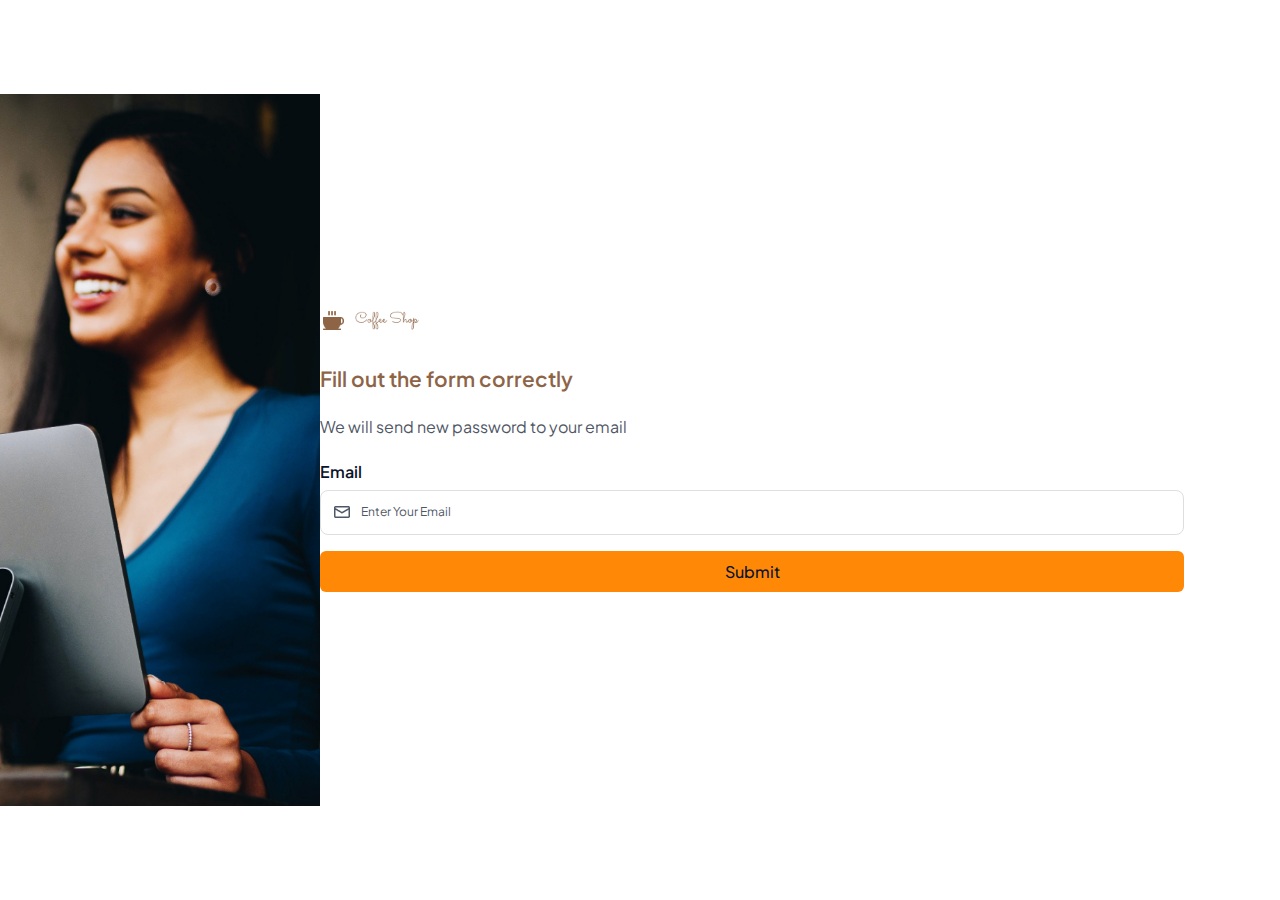
<file: forgot-password.html>
<!DOCTYPE html>
<html lang="en">
  <head>
    <meta charset="UTF-8" />
    <meta name="viewport" content="width=device-width, initial-scale=1.0" />
    <title>Forgot Password</title>
    <link rel="stylesheet" href="style.css" />
    <style>
      @media screen and (max-width: 426px) {
        .leftPage {
          display: none;
        }

        .rightPage.forgot-password{
          display: flex;
          justify-content: center;
          align-items: center;
        }

        .forgot-pass-page .form h1{
          font-size: 1rem;
        }

        .forgot-pass-page .form p{
          font-size: 0.9rem;
        }

        .forgot-pass-page .form label{
            font-size: 0.9rem;
        }

        .forgot-pass-page .form .input-group .input{
            padding: 0.6rem;
        }

        .forgot-pass-page #register-login-submit{
            padding: 8px;
        }
      }
    </style>
  </head>

  <body class="auth forgot-pass-page">
    <div class="leftPage forgot-password"></div>
    <div class="rightPage forgot-password">
      <div class="content forgot-password">
        <div class="logo">
          <div class="logo-items">
            <img src="./assets/cup-coffe-icon.png" />
            <img src="/assets/text-logo.png" alt="" />
          </div>
        </div>
        <div class="form">
          <h1>Fill out the form correctly</h1>
          <p>We will send new password to your email</p>

          <form>
            <div class="input-group">
              <label for="email">Email</label>
              <div class="input">
                <img src="/assets/mail.png" />
                <input id="email" type="email" placeholder="Enter Your Email" />
              </div>
            </div>
  
            <button type="submit" id="register-login-submit">Submit</button>
          </form>
        </div>
      </div>
    </div>
  </body>
</html>
</file>
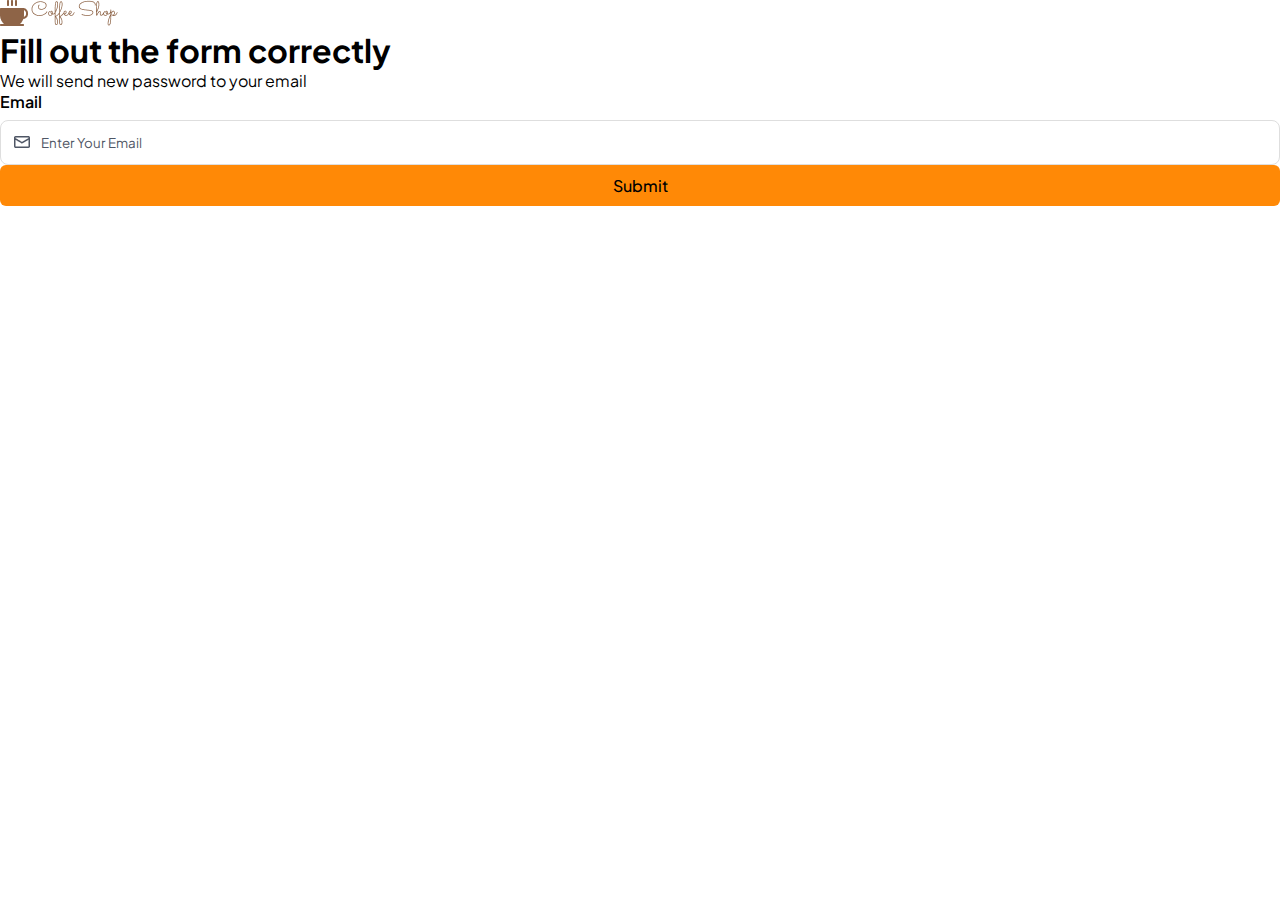
<file: fortgot-password.html>
<!DOCTYPE html>
<html lang="en">
<head>
    <meta charset="UTF-8">
    <meta name="viewport" content="width=device-width, initial-scale=1.0">
    <title>Forgot Password</title>
    <link rel="stylesheet" href="style.css">
</head>
<body>
    <div class="leftPage forgot-password"></div>
    <div class="rightPage forgot-password">
        <div class="content forgot-password">
            <div class="logo">
                <div class="logo-items">
                    <img src="./assets/cup-coffe-icon.png">
                    <img src="/assets/text-logo.png" alt="">
                </div>
            </div>
            <div class="form">
                <h1>Fill out the form correctly</h1>
                <p>We will send new password to your email</p>

                <div class="input-group">
                    <label for="email">Email</label>
                    <div class="input">
                        <img src="/assets/mail.png">
                        <input id="email" type="text" placeholder="Enter Your Email">
                    </div>
                </div>

                <button id="register-login-submit">Submit</button>

            </div>
        </div>
    </div>
</body>
</html>
</file>
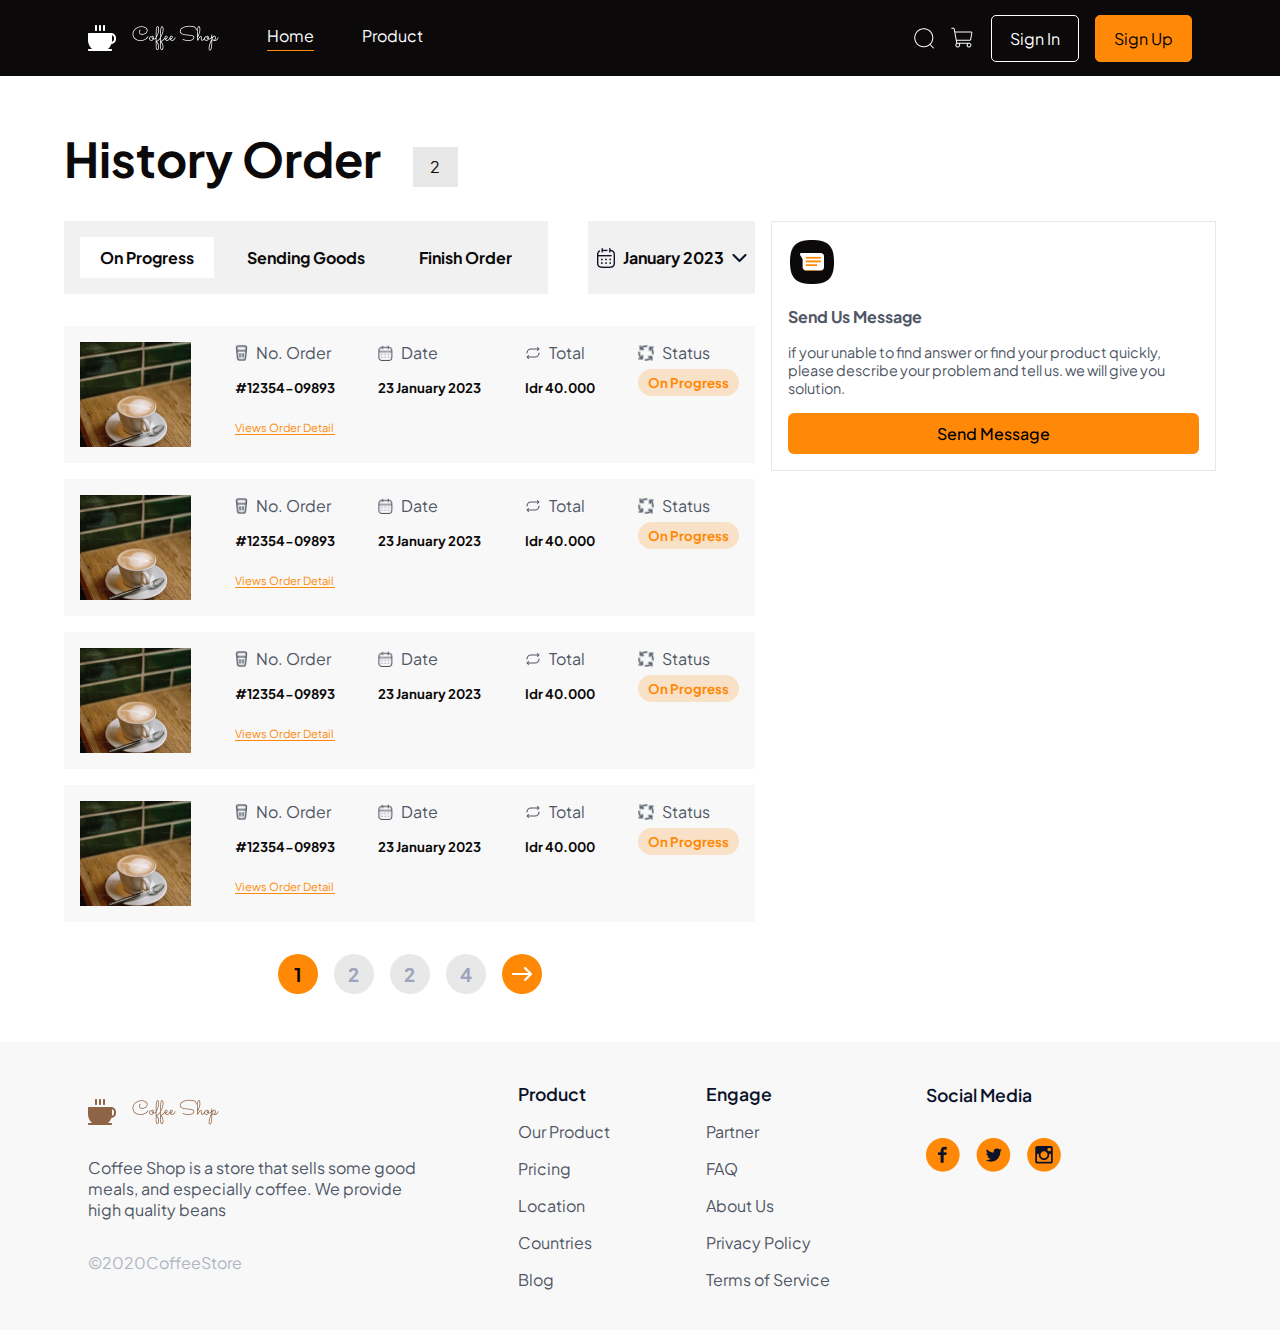
<file: history-order.html>
<!DOCTYPE html>
<html lang="en">
  <head>
    <meta charset="UTF-8" />
    <meta name="viewport" content="width=device-width, initial-scale=1.0" />
    <title>History Order</title>
    <link rel="stylesheet" href="style.css">
    <style>
        @media screen and (max-width: 426px){
            .history-order .container{
                margin-top: 20%;
            }
            .history-order .header{
                justify-content: space-between;
            }
            .history-order .header h1 {
                font-size: 2rem;
            }
            .history-order .header p {
                width: 2rem;
                height: 2rem;
                font-size: 0.8rem;
            }

            .history-order .wrap{
                flex-direction: column;
                gap: 2rem;
            }
            .history-order .wrap .left{
                width: 100%;
            }
            .history-order .filter{
                flex-direction: column-reverse;
                gap: 1rem;
            }
            .history-order .filter-by-date{
                width: 50%;
                padding: 5px;
            }
            .history-order .filter-by-status{
                width: 100%;
                padding: 0.5rem;
            }
            .history-order .filter-by-status h4,
            .history-order .filter-by-date h4{
                padding: 6px 12px;
                font-size: 0.8rem;
            }
            .history-order .record img{
                display: none;
            }
            .history-order .record{
                display: grid;
                grid-template-columns: 1fr 1fr;
                padding-left: 3rem;
                gap: 1rem;
            }
            .history-order .record a,
            .history-order .record h5{
                width: fit-content;
                margin-top: 0;
            }
            .history-order .component{
                gap: 0.2rem;
            }
            .history-order .component.status h5{
                transform: none;
            }
        }
    </style>
  </head>
  <body class="history-order">
    <!-- nav start -->
    <nav class="dark">
      <div class="left-nav">
        <div class="logo">
          <img src="./assets/cup-coffee-icon-white.png" />
          <img src="./assets/text-logo-white.png" />
        </div>
        <div class="navigation">
          <a href="home" class="active">Home</a>
          <a href="product">Product</a>
        </div>
      </div>

      <div class="right-nav">
        <div class="action">
          <img src="./assets/search-icon.png" />
          <img src="./assets/shopping-cart-icon.png" />
          <img src="./assets/nav-option.png" />
        </div>
        <div class="authentication">
          <a href="./login.html" id="sign-in">Sign In</a>
          <a href="./register.html" id="sign-up">Sign Up</a>
        </div>
      </div>
    </nav>
    <!-- nav end -->


    <!-- list history order start -->
    <div class="container">
        <div class="header">
            <h1>History Order</h1>
            <p>2</p>
        </div>
        <div class="wrap">
            <div class="left">
                <div class="filter">
                    <div class="filter-by-status">
                        <h4 class="selected">On Progress</h4>
                        <h4>Sending Goods</h4>
                        <h4>Finish Order</h4>
                    </div>

                    <div class="filter-by-date">
                        <img src="/assets/Calendar.png">
                        <h4>January 2023</h4>
                        <img src="/assets/arrow-down.png" alt="">
                    </div>
                </div>

                <div class="list-history-order">
                    <div class="record">
                        <img src="./assets/history-order-image.jpg">

                        <div class="component">
                            <div class="lable">
                                <img src="./assets/glass.png">
                                <p>No. Order</p>
                            </div>
                            <h5>#12354-09893</h5>
                            <a href="#">Views Order Detail</a>
                        </div>

                        <div class="component">
                            <div class="lable">
                                <img src="./assets/calendar-gray.png">
                                <p>Date</p>
                            </div>
                            <h5>23 January 2023</h5>
                        </div>

                        <div class="component">
                            <div class="lable">
                                <img src="./assets/total.png">
                                <p>Total</p>
                            </div>
                            <h5>Idr 40.000</h5>
                        </div>

                        <div class="component status">
                            <div class="lable">
                                <img src="./assets/status.png">
                                <p>Status</p>
                            </div>
                            <h5>On Progress</h5>
                        </div>
                    </div>

                    <div class="record">
                        <img src="./assets/history-order-image.jpg">

                        <div class="component">
                            <div class="lable">
                                <img src="./assets/glass.png">
                                <p>No. Order</p>
                            </div>
                            <h5>#12354-09893</h5>
                            <a href="#">Views Order Detail</a>
                        </div>

                        <div class="component">
                            <div class="lable">
                                <img src="./assets/calendar-gray.png">
                                <p>Date</p>
                            </div>
                            <h5>23 January 2023</h5>
                        </div>

                        <div class="component">
                            <div class="lable">
                                <img src="./assets/total.png">
                                <p>Total</p>
                            </div>
                            <h5>Idr 40.000</h5>
                        </div>

                        <div class="component status">
                            <div class="lable">
                                <img src="./assets/status.png">
                                <p>Status</p>
                            </div>
                            <h5>On Progress</h5>
                        </div>
                    </div>

                    <div class="record">
                        <img src="./assets/history-order-image.jpg">

                        <div class="component">
                            <div class="lable">
                                <img src="./assets/glass.png">
                                <p>No. Order</p>
                            </div>
                            <h5>#12354-09893</h5>
                            <a href="#">Views Order Detail</a>
                        </div>

                        <div class="component">
                            <div class="lable">
                                <img src="./assets/calendar-gray.png">
                                <p>Date</p>
                            </div>
                            <h5>23 January 2023</h5>
                        </div>

                        <div class="component">
                            <div class="lable">
                                <img src="./assets/total.png">
                                <p>Total</p>
                            </div>
                            <h5>Idr 40.000</h5>
                        </div>

                        <div class="component status">
                            <div class="lable">
                                <img src="./assets/status.png">
                                <p>Status</p>
                            </div>
                            <h5>On Progress</h5>
                        </div>
                    </div>

                    <div class="record">
                        <img src="./assets/history-order-image.jpg">

                        <div class="component">
                            <div class="lable">
                                <img src="./assets/glass.png">
                                <p>No. Order</p>
                            </div>
                            <h5>#12354-09893</h5>
                            <a href="#">Views Order Detail</a>
                        </div>

                        <div class="component">
                            <div class="lable">
                                <img src="./assets/calendar-gray.png">
                                <p>Date</p>
                            </div>
                            <h5>23 January 2023</h5>
                        </div>

                        <div class="component">
                            <div class="lable">
                                <img src="./assets/total.png">
                                <p>Total</p>
                            </div>
                            <h5>Idr 40.000</h5>
                        </div>

                        <div class="component status">
                            <div class="lable">
                                <img src="./assets/status.png">
                                <p>Status</p>
                            </div>
                            <h5>On Progress</h5>
                        </div>
                    </div>
                </div>

                <div class="page-chooser">
                    <h3 class="chosen">1</h3>
                    <h3>2</h3>
                    <h3>2</h3>
                    <h3>4</h3>
                    <div>
                        <img src="/assets/arrow-right.png">
                    </div>
                </div>
            </div>

            <div class="right">
                <div>
                    <img src="/assets/message.png">
                </div>
                <h4>Send Us Message</h4>
                <p>if your unable to find answer or find your product quickly, please describe your problem and tell us. we will give you solution.</p>
                <button>Send Message</button>
            </div>
        </div>
    </div>
    <!-- list history order end -->


    <!-- footer start -->
    <footer>
      <div class="description">
        <div class="logo">
          <img src="./assets/cup-coffe-icon.png" />
          <img src="./assets/text-logo.png" />
        </div>
        <p>
          Coffee Shop is a store that sells some good meals, and especially
          coffee. We provide high quality beans
        </p>
        <p id="copyright">&copy;2020CoffeeStore</p>
      </div>

      <div class="product-link">
        <p>Product</p>
        <a href="#">Our Product</a>
        <a href="#">Pricing</a>
        <a href="#">Location</a>
        <a href="#">Countries</a>
        <a href="#">Blog</a>
      </div>

      <div class="engage">
        <p>Engage</p>
        <a href="#">Partner</a>
        <a href="#">FAQ</a>
        <a href="#">About Us</a>
        <a href="#">Privacy Policy</a>
        <a href="#">Terms of Service</a>
      </div>

      <div class="social-media">
        <p>Social Media</p>
        <div class="link-social-media">
          <a href="#"><img src="/assets/facebook-logo-circle.png" /></a>
          <a href="#"><img src="/assets/twitter-logo-circle.png" /></a>
          <a href="#"><img src="/assets/instagram-logo-circle.png" /></a>
        </div>
      </div>
    </footer>
    <!-- footer end -->
  </body>
</html>
</file>
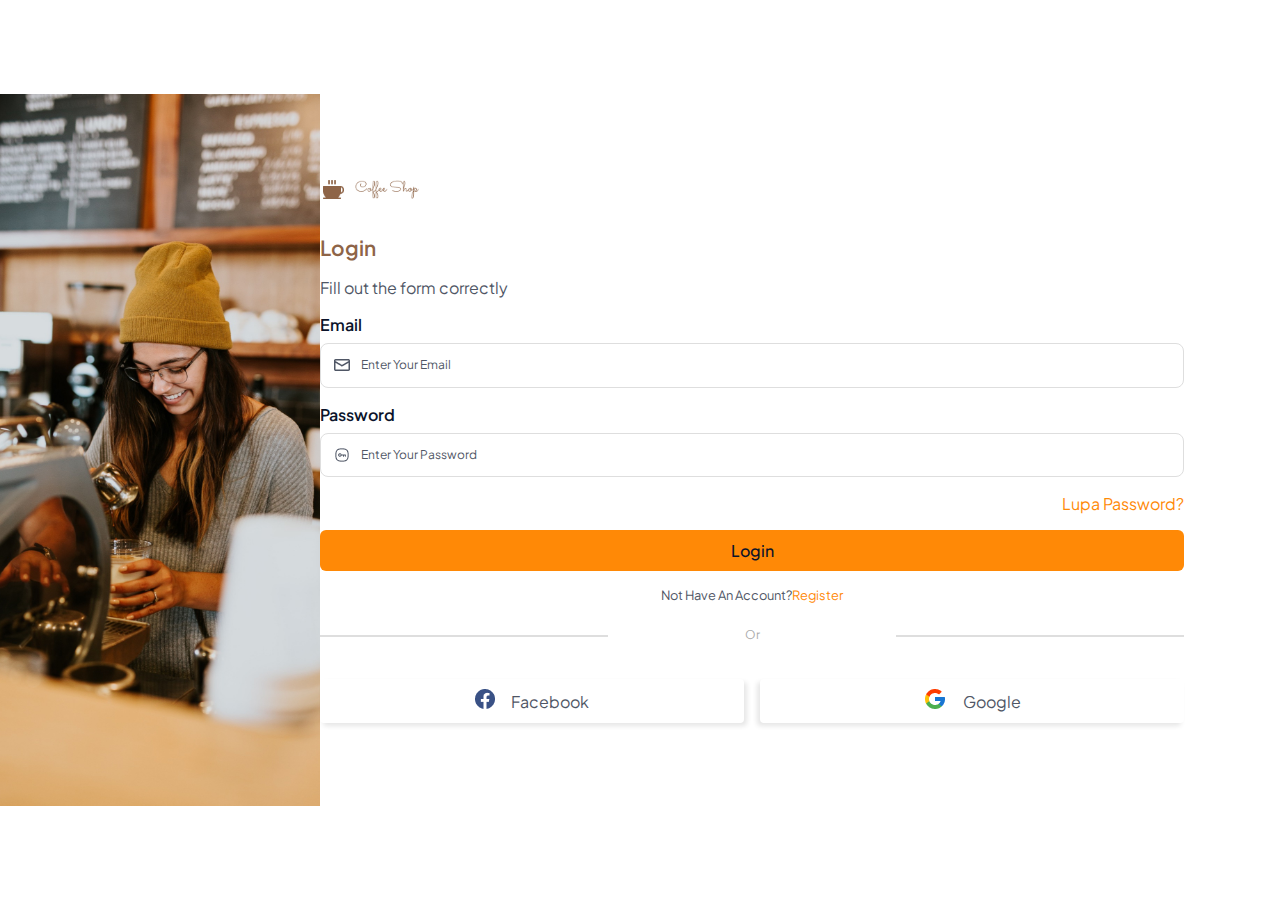
<file: login.html>
<!DOCTYPE html>
<html lang="en">
  <head>
    <meta charset="UTF-8" />
    <meta name="viewport" content="width=device-width, initial-scale=1.0" />
    <title>Login page</title>
    <link rel="stylesheet" href="style.css" />
    <style>
      @media screen and (max-width: 426px) {
        .leftPage {
          display: none;
        }

        .rightPage.login {
          display: flex;
          justify-content: center;
          align-items: center;
        }

        .rightPage .content{
          margin-top: 0rem;
        }

        .login-page .content .logo{
            margin-bottom: 1rem;
        }

        .login-page .form label{
            font-size: 0.9rem;
        }

        .login-page .form .input-group .input{
            padding: 0.6rem;
        }

        .login-page .or{
            margin-bottom: 0;
            margin-top: 0.5rem;
        }

        #lupa-password{
            font-size: 0.8rem;
        }

        .login-page #register-login-submit{
            padding: 8px;
        }

        .login-page .buttons{
          justify-content: center;
          gap: 2.5rem;
        }

        .login-page .buttons p{
          display: none;
        }

        .login-page .buttons button{
          width: 3rem;
          height: 3rem;
        }
      }
    </style>
  </head>
  <body class="auth login-page">
    <div class="leftPage login"></div>
    <div class="rightPage login">
      <div class="content login">
        <div class="logo">
          <div class="logo-items">
            <img src="./assets/cup-coffe-icon.png" />
            <img src="/assets/text-logo.png" alt="" />
          </div>
        </div>
        <div class="form">
          <h1>Login</h1>
          <p>Fill out the form correctly</p>

          <form>
            <div class="input-group">
              <label for="email">Email</label>
              <div class="input">
                <img src="/assets/mail.png" />
                <input id="email" type="email" placeholder="Enter Your Email" />
              </div>
            </div>

            <div class="input-group">
              <label for="password">Password</label>
              <div class="input">
                <img src="/assets/password.png" />
                <input
                  id="password"
                  type="password"
                  placeholder="Enter Your Password"
                />
              </div>
            </div>

            <a href="./forgot-password.html" id="lupa-password"
              >Lupa Password?</a
            >

            <button type="submit" id="register-login-submit">Login</button>
          </form>

          <div class="login-register">
            <p>Not Have An Account?</p>
            <a href="./register.html">Register</a>
          </div>

          <div class="or">
            <hr />
            <p>Or</p>
            <hr />
          </div>

          <div class="buttons">
            <button id="facebook">
              <div>
                <img src="/assets/facebook-logo.png" />
              </div>
              <p>Facebook</p>
            </button>
            <button id="google">
              <div>
                <img src="/assets/google-logo.png" />
              </div>
              <p>Google</p>
            </button>
          </div>
        </div>
      </div>
    </div>
  </body>
</html>
</file>
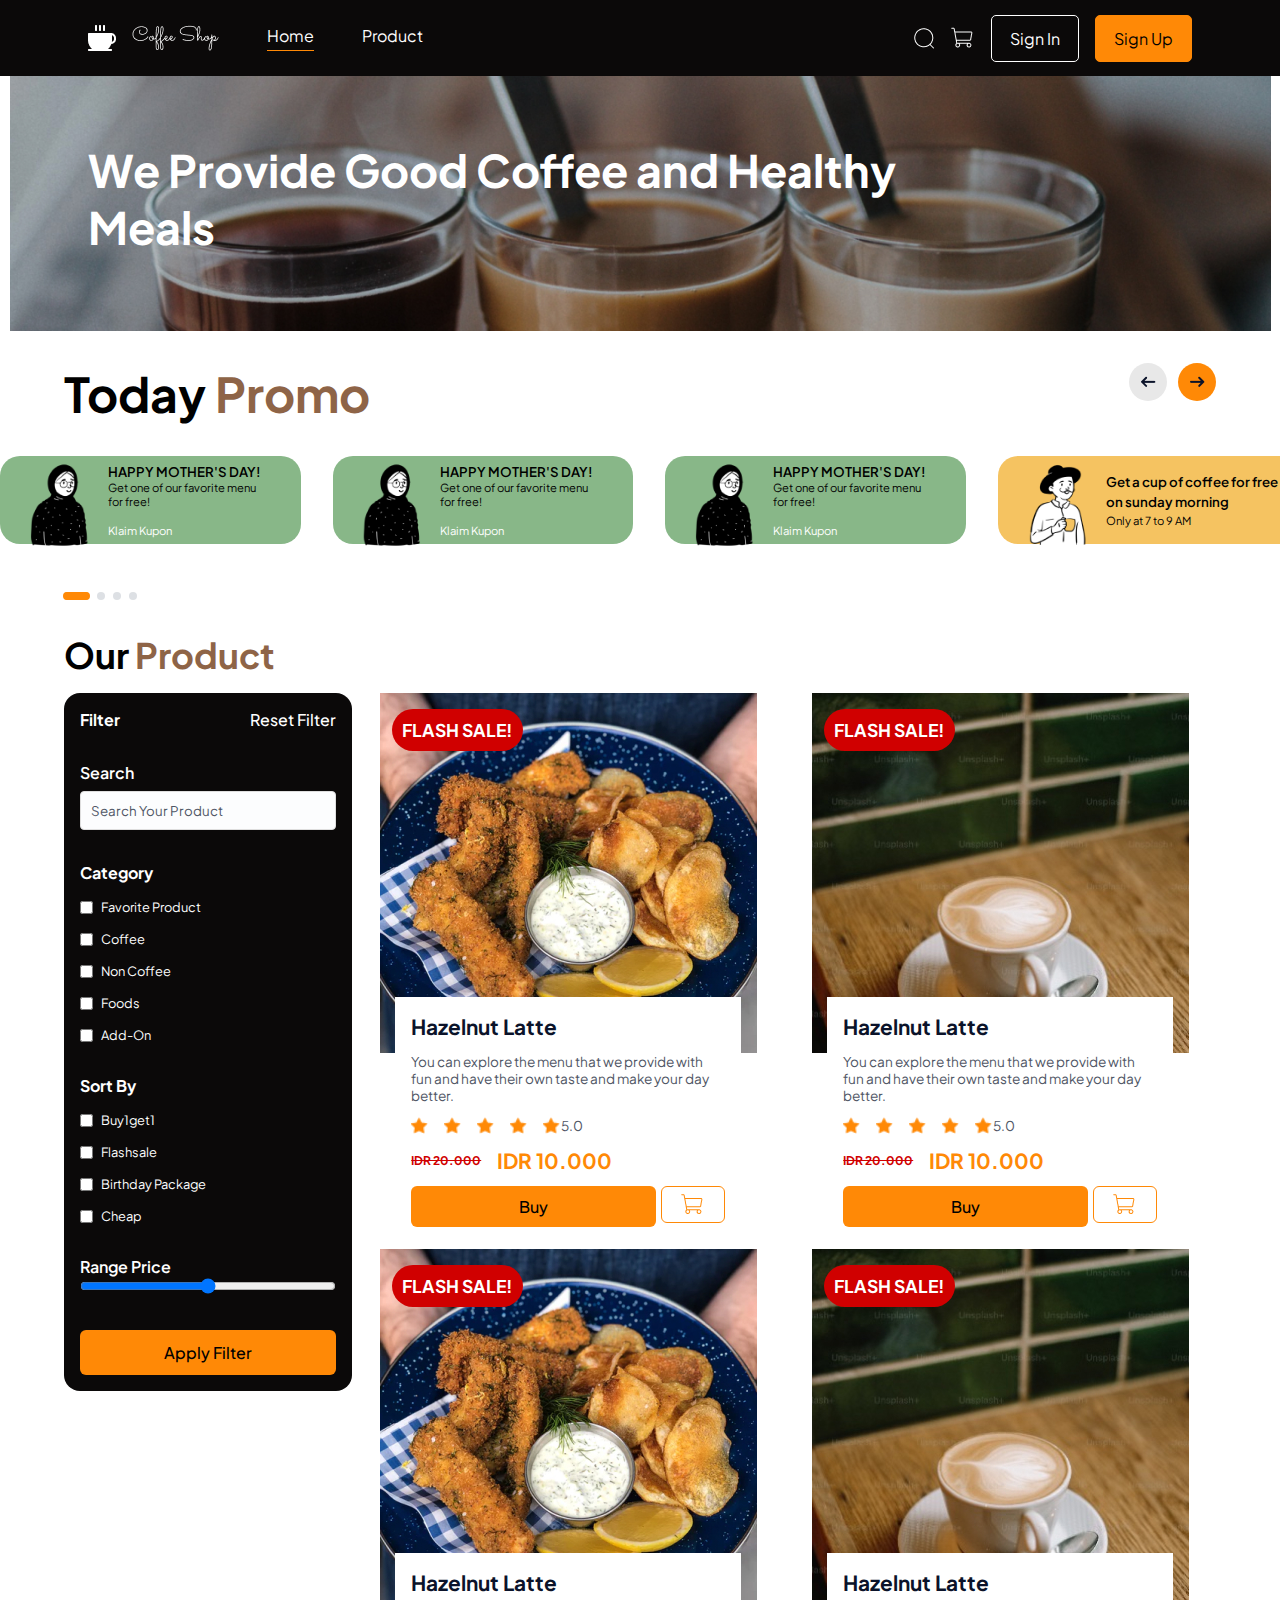
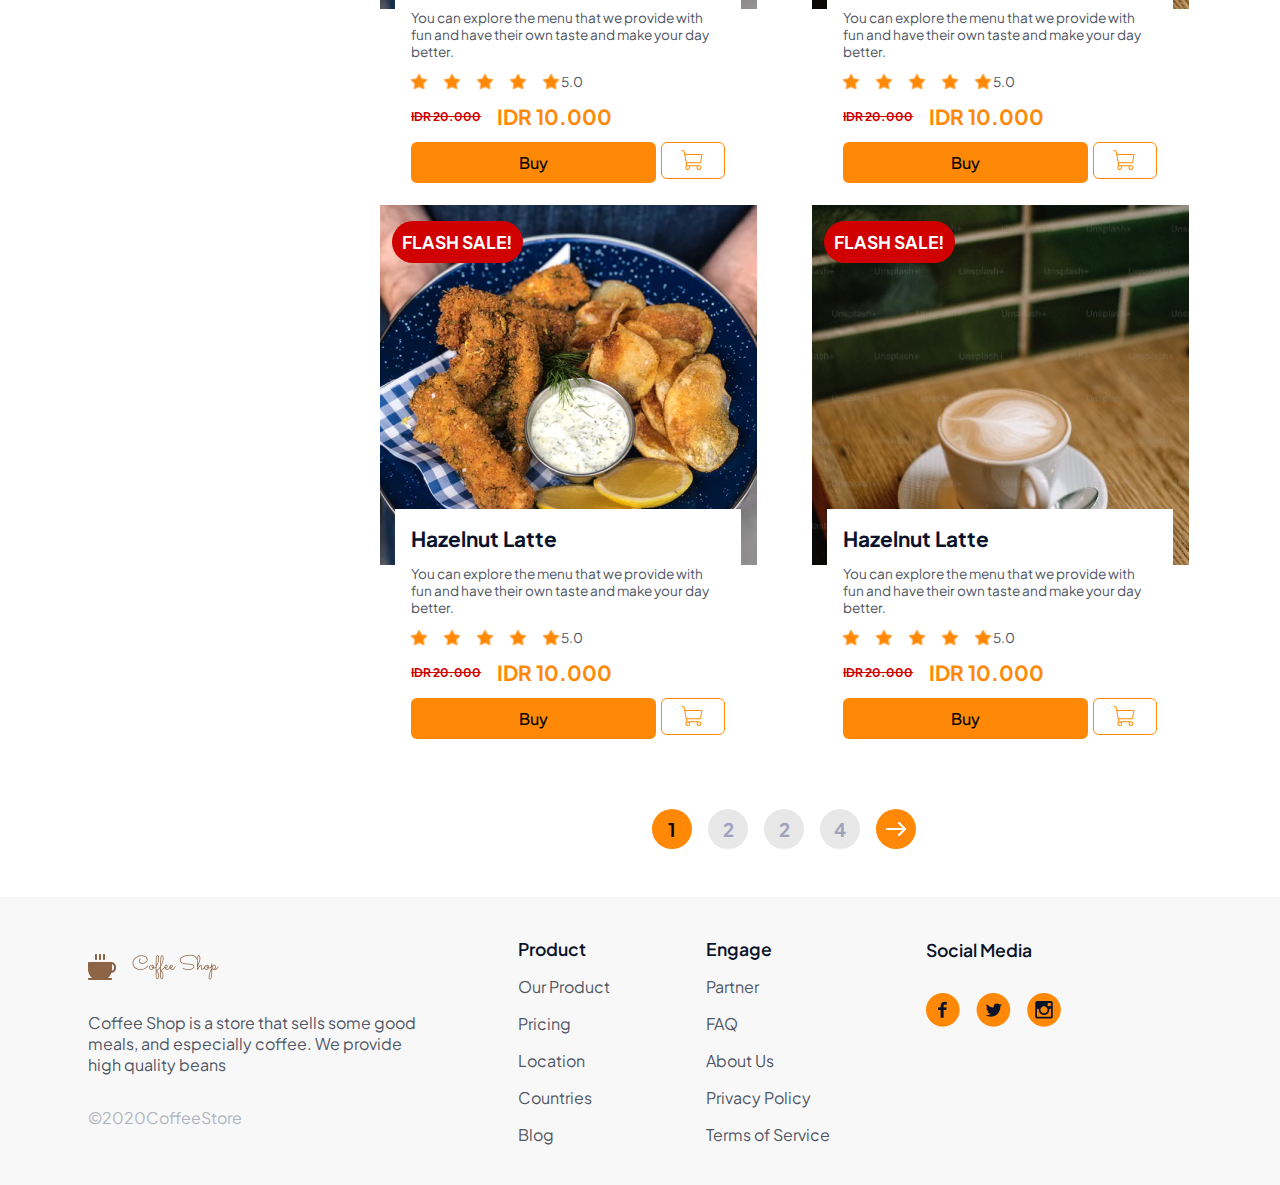
<file: product.html>
<!DOCTYPE html>
<html lang="en">
  <head>
    <meta charset="UTF-8" />
    <meta name="viewport" content="width=device-width, initial-scale=1.0" />
    <title>Document</title>
    <link rel="stylesheet" href="style.css" />
    <style>
      @media screen and (max-width: 426px) {
        .product-page .container{
          padding-top: 15%;
        }

        .product-page .find-product {
          display: flex;
          align-items: center;
          gap: 1rem;
          margin-top: 1rem;
        }
        .product-page #filter-search {
          background-color: #ff8906;
          padding: 0.4rem;
          border-radius: 4px;
          line-height: 10px;
        }
        .product-page .input-group .input {
          padding: 0.5rem;
        }

        .product-page header,
        .product-page .today-promo .button-swipe{
          display: none;
        }
        .product-page .main-content aside{
          display: none;
        }
        .product-page .wrap{
          width: 100%;
        }
        .product-page .product-item .product-details{
          top: 8rem;
          width: 90%;
        }
        .product-page .list-products{
          grid-column-gap: 1rem;
          grid-row-gap: 13rem;
        }
      }
    </style>
  </head>
  <body class="product-page">
    <!-- nav start -->
    <nav class="dark">
      <div class="left-nav">
        <div class="logo">
          <img src="./assets/cup-coffee-icon-white.png" />
          <img src="./assets/text-logo-white.png" />
        </div>
        <div class="navigation">
          <a href="home" class="active">Home</a>
          <a href="product">Product</a>
        </div>
      </div>

      <div class="right-nav">
        <div class="action">
          <img src="./assets/search-icon.png" />
          <img src="./assets/shopping-cart-icon.png" />
          <img src="./assets/nav-option.png" />
        </div>
        <div class="authentication">
          <a href="./login.html" id="sign-in">Sign In</a>
          <a href="./register.html" id="sign-up">Sign Up</a>
        </div>
      </div>
    </nav>
    <!-- nav end -->

    <!-- content start -->
    <div class="container">
      <header>
        <h1>
          We Provide Good Coffee and Healthy <br />
          Meals
        </h1>
      </header>

      <section class="today-promo">
        <h1>Today <span>Promo</span></h1>
        <div class="button-swipe">
          <div>
            <img src="/assets/arrow-prev.png" id="arrow-prev" />
          </div>
          <div>
            <img src="/assets/arrow-next.png" id="arrow-next" />
          </div>
        </div>
      </section>

      <section class="kupon-promo">
        <div class="green-kupon">
          <div class="kupon-stiker">
            <img src="./assets/stiker-kupon-hijau.png" alt="" />
          </div>
          <div class="kupon-description">
            <div>
              <h5 class="kupon-title">HAPPY MOTHER'S DAY!</h5>
              <p class="kupon-detail">
                Get one of our favorite menu <br />
                for free!
              </p>
            </div>
            <p class="klaim-kupon">Klaim Kupon</p>
          </div>
        </div>

        <div class="green-kupon">
          <div class="kupon-stiker">
            <img src="./assets/stiker-kupon-hijau.png" alt="" />
          </div>
          <div class="kupon-description">
            <div>
              <h5 class="kupon-title">HAPPY MOTHER'S DAY!</h5>
              <p class="kupon-detail">
                Get one of our favorite menu <br />
                for free!
              </p>
            </div>
            <p class="klaim-kupon">Klaim Kupon</p>
          </div>
        </div>

        <div class="green-kupon">
          <div class="kupon-stiker">
            <img src="./assets/stiker-kupon-hijau.png" alt="" />
          </div>
          <div class="kupon-description">
            <div>
              <h5 class="kupon-title">HAPPY MOTHER'S DAY!</h5>
              <p class="kupon-detail">
                Get one of our favorite menu <br />
                for free!
              </p>
            </div>
            <p class="klaim-kupon">Klaim Kupon</p>
          </div>
        </div>

        <div class="yellow-kupon">
          <div class="kupon-stiker">
            <img src="./assets/stiker-kupon-kuning.png" alt="" />
          </div>
          <div class="kupon-description">
            <h5 class="kupon-title">Get a cup of coffee for free</h5>
            <h5 class="kupon-title">on sunday morning</h5>
            <p class="kupon-detail">Only at 7 to 9 AM</p>
          </div>
        </div>
      </section>

      <div class="page-indicator">
        <div class="current-page">
          <div id="left-corner"></div>
          <div id="right-corner"></div>
        </div>
        <div></div>
        <div></div>
        <div></div>
      </div>

      <section class="main-content">
        <h1>Our <span>Product</span></h1>

        <div class="find-product">
          <div class="input-group">
            <div class="input">
              <div>
                <img src="/assets/search-icon-grey.png" />
              </div>
              <input type="text" placeholder="Find Product" />
            </div>
          </div>
          <div id="filter-search">
            <img src="./assets/filter-search.png" alt="" />
          </div>
        </div>

        <div class="showcase">
          <aside>
            <form>
              <div class="header">
                <h4>Filter</h4>
                <button type="reset">Reset Filter</button>
              </div>

              <div class="search-by-name">
                <label for="search-product">Search</label>
                <input
                  id="search-product"
                  type="text"
                  placeholder="Search Your Product"
                />
              </div>

              <div class="search-by-category">
                <h4>Category</h4>
                <div class="group-checkbox">
                  <input
                    type="checkbox"
                    name="category"
                    id="favorite-product"
                    value="Favorite Product"
                  />
                  <label for="favorite-product">Favorite Product</label>
                </div>

                <div class="group-checkbox">
                  <input
                    type="checkbox"
                    name="category"
                    id="coffee"
                    value="coffee"
                  />
                  <label for="coffee">Coffee</label>
                </div>

                <div class="group-checkbox">
                  <input
                    type="checkbox"
                    name="category"
                    id="non-coffee"
                    value="non-coffee"
                  />
                  <label for="non-coffee">Non Coffee</label>
                </div>

                <div class="group-checkbox">
                  <input
                    type="checkbox"
                    name="category"
                    id="foods"
                    value="foods"
                  />
                  <label for="foods">Foods</label>
                </div>

                <div class="group-checkbox">
                  <input
                    type="checkbox"
                    name="category"
                    id="add-on"
                    value="add-on"
                  />
                  <label for="add-on">Add-On</label>
                </div>
              </div>

              <div class="sort-by">
                <h4>Sort By</h4>
                <div class="group-checkbox">
                  <input
                    type="checkbox"
                    name="category"
                    id="buy1get1"
                    value="buy1get1"
                  />
                  <label for="buy1get1">Buy1get1</label>
                </div>

                <div class="group-checkbox">
                  <input
                    type="checkbox"
                    name="category"
                    id="flashsale"
                    value="flashsale"
                  />
                  <label for="flashsale">Flashsale</label>
                </div>

                <div class="group-checkbox">
                  <input
                    type="checkbox"
                    name="category"
                    id="birthday-package"
                    value="birthday-package"
                  />
                  <label for="birthday-package">Birthday Package</label>
                </div>

                <div class="group-checkbox">
                  <input
                    type="checkbox"
                    name="category"
                    id="cheap"
                    value="cheap"
                  />
                  <label for="cheap">Cheap</label>
                </div>
              </div>

              <div class="search-by-price">
                <label for="range-price">Range Price</label>
                <input id="range-price" type="range" />
              </div>

              <button type="submit">Apply Filter</button>
            </form>
          </aside>
          <section class="wrap">
            <div class="list-products">
              <div class="product-item">
                <div class="product-image">
                  <img src="./assets/recommend-product1.jpg" />
                </div>
                <h1 id="tag">FLASH SALE!</h1>
                <div class="product-details">
                  <h1 class="product-name">Hazelnut Latte</h1>
                  <p>
                    You can explore the menu that we provide with fun and have
                    their own taste and make your day better.
                  </p>
                  <div class="rating">
                    <div class="rating-stars">
                      <img src="/assets/star.png" />
                      <img src="/assets/star.png" />
                      <img src="/assets/star.png" />
                      <img src="/assets/star.png" />
                      <img src="/assets/star.png" />
                    </div>
                    <p id="rating-number">5.0</p>
                  </div>
                  <div class="price">
                    <h1 id="base-price">IDR 20.000</h1>
                    <h1 id="discount-price">IDR 10.000</h1>
                  </div>
                  <div class="order">
                    <button>Buy</button>
                    <div>
                      <img src="./assets/shopping-cart-icon-orange.png" />
                    </div>
                  </div>
                </div>
              </div>

              <div class="product-item">
                <div class="product-image">
                  <img src="./assets/recommend-product2.jpg" />
                </div>
                <h1 id="tag">FLASH SALE!</h1>
                <div class="product-details">
                  <h1 class="product-name">Hazelnut Latte</h1>
                  <p>
                    You can explore the menu that we provide with fun and have
                    their own taste and make your day better.
                  </p>
                  <div class="rating">
                    <div class="rating-stars">
                      <img src="/assets/star.png" />
                      <img src="/assets/star.png" />
                      <img src="/assets/star.png" />
                      <img src="/assets/star.png" />
                      <img src="/assets/star.png" />
                    </div>
                    <p id="rating-number">5.0</p>
                  </div>
                  <div class="price">
                    <h1 id="base-price">IDR 20.000</h1>
                    <h1 id="discount-price">IDR 10.000</h1>
                  </div>
                  <div class="order">
                    <button>Buy</button>
                    <div>
                      <img
                        src="./assets/shopping-cart-icon-orange.png"
                        alt=""
                      />
                    </div>
                  </div>
                </div>
              </div>

              <div class="product-item">
                <div class="product-image">
                  <img src="./assets/recommend-product1.jpg" />
                </div>
                <h1 id="tag">FLASH SALE!</h1>
                <div class="product-details">
                  <h1 class="product-name">Hazelnut Latte</h1>
                  <p>
                    You can explore the menu that we provide with fun and have
                    their own taste and make your day better.
                  </p>
                  <div class="rating">
                    <div class="rating-stars">
                      <img src="/assets/star.png" />
                      <img src="/assets/star.png" />
                      <img src="/assets/star.png" />
                      <img src="/assets/star.png" />
                      <img src="/assets/star.png" />
                    </div>
                    <p id="rating-number">5.0</p>
                  </div>
                  <div class="price">
                    <h1 id="base-price">IDR 20.000</h1>
                    <h1 id="discount-price">IDR 10.000</h1>
                  </div>
                  <div class="order">
                    <button>Buy</button>
                    <div>
                      <img src="./assets/shopping-cart-icon-orange.png" />
                    </div>
                  </div>
                </div>
              </div>

              <div class="product-item">
                <div class="product-image">
                  <img src="./assets/recommend-product2.jpg" />
                </div>
                <h1 id="tag">FLASH SALE!</h1>
                <div class="product-details">
                  <h1 class="product-name">Hazelnut Latte</h1>
                  <p>
                    You can explore the menu that we provide with fun and have
                    their own taste and make your day better.
                  </p>
                  <div class="rating">
                    <div class="rating-stars">
                      <img src="/assets/star.png" />
                      <img src="/assets/star.png" />
                      <img src="/assets/star.png" />
                      <img src="/assets/star.png" />
                      <img src="/assets/star.png" />
                    </div>
                    <p id="rating-number">5.0</p>
                  </div>
                  <div class="price">
                    <h1 id="base-price">IDR 20.000</h1>
                    <h1 id="discount-price">IDR 10.000</h1>
                  </div>
                  <div class="order">
                    <button>Buy</button>
                    <div>
                      <img
                        src="./assets/shopping-cart-icon-orange.png"
                        alt=""
                      />
                    </div>
                  </div>
                </div>
              </div>

              <div class="product-item">
                <div class="product-image">
                  <img src="./assets/recommend-product1.jpg" />
                </div>
                <h1 id="tag">FLASH SALE!</h1>
                <div class="product-details">
                  <h1 class="product-name">Hazelnut Latte</h1>
                  <p>
                    You can explore the menu that we provide with fun and have
                    their own taste and make your day better.
                  </p>
                  <div class="rating">
                    <div class="rating-stars">
                      <img src="/assets/star.png" />
                      <img src="/assets/star.png" />
                      <img src="/assets/star.png" />
                      <img src="/assets/star.png" />
                      <img src="/assets/star.png" />
                    </div>
                    <p id="rating-number">5.0</p>
                  </div>
                  <div class="price">
                    <h1 id="base-price">IDR 20.000</h1>
                    <h1 id="discount-price">IDR 10.000</h1>
                  </div>
                  <div class="order">
                    <button>Buy</button>
                    <div>
                      <img src="./assets/shopping-cart-icon-orange.png" />
                    </div>
                  </div>
                </div>
              </div>

              <div class="product-item">
                <div class="product-image">
                  <img src="./assets/recommend-product2.jpg" />
                </div>
                <h1 id="tag">FLASH SALE!</h1>
                <div class="product-details">
                  <h1 class="product-name">Hazelnut Latte</h1>
                  <p>
                    You can explore the menu that we provide with fun and have
                    their own taste and make your day better.
                  </p>
                  <div class="rating">
                    <div class="rating-stars">
                      <img src="/assets/star.png" />
                      <img src="/assets/star.png" />
                      <img src="/assets/star.png" />
                      <img src="/assets/star.png" />
                      <img src="/assets/star.png" />
                    </div>
                    <p id="rating-number">5.0</p>
                  </div>
                  <div class="price">
                    <h1 id="base-price">IDR 20.000</h1>
                    <h1 id="discount-price">IDR 10.000</h1>
                  </div>
                  <div class="order">
                    <button>Buy</button>
                    <div>
                      <img
                        src="./assets/shopping-cart-icon-orange.png"
                        alt=""
                      />
                    </div>
                  </div>
                </div>
              </div>
            </div>
            <div class="page-chooser">
              <h3 class="chosen">1</h3>
              <h3>2</h3>
              <h3>2</h3>
              <h3>4</h3>
              <div>
                <img src="/assets/arrow-right.png" />
              </div>
            </div>
          </section>
        </div>
      </section>
    </div>
    <!-- content end -->

    <!-- footer start -->
    <footer>
      <div class="description">
        <div class="logo">
          <img src="./assets/cup-coffe-icon.png" />
          <img src="./assets/text-logo.png" />
        </div>
        <p>
          Coffee Shop is a store that sells some good meals, and especially
          coffee. We provide high quality beans
        </p>
        <p id="copyright">&copy;2020CoffeeStore</p>
      </div>

      <div class="product-link">
        <p>Product</p>
        <a href="#">Our Product</a>
        <a href="#">Pricing</a>
        <a href="#">Location</a>
        <a href="#">Countries</a>
        <a href="#">Blog</a>
      </div>

      <div class="engage">
        <p>Engage</p>
        <a href="#">Partner</a>
        <a href="#">FAQ</a>
        <a href="#">About Us</a>
        <a href="#">Privacy Policy</a>
        <a href="#">Terms of Service</a>
      </div>

      <div class="social-media">
        <p>Social Media</p>
        <div class="link-social-media">
          <a href="#"><img src="/assets/facebook-logo-circle.png" /></a>
          <a href="#"><img src="/assets/twitter-logo-circle.png" /></a>
          <a href="#"><img src="/assets/instagram-logo-circle.png" /></a>
        </div>
      </div>
    </footer>
    <!-- footer end -->
  </body>
</html>
</file>
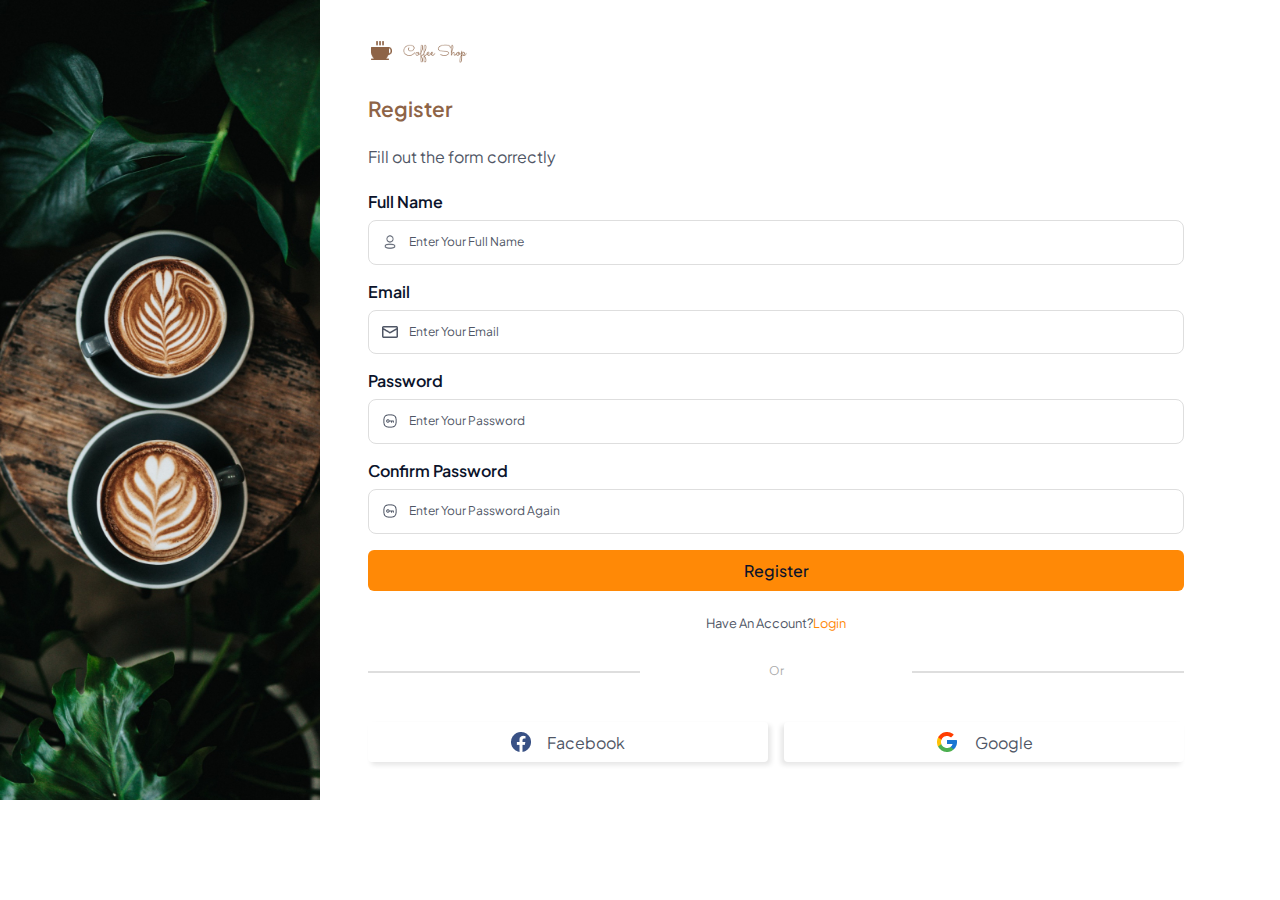
<file: register.html>
<!DOCTYPE html>
<html lang="en">
  <head>
    <meta charset="UTF-8" />
    <meta name="viewport" content="width=device-width, initial-scale=1.0" />
    <title>Register page</title>
    <link rel="stylesheet" href="style.css" />
    <style>
      @media screen and (max-width: 426px) {
        body.auth.register-page {
          height: 45rem;
        }

        .leftPage {
          display: none;
        }

        .auth.register-page .rightPage .content {
          margin-top: 0;
          margin-left: 0;
        }

        .rightPage {
          display: flex;
          justify-content: center;
          align-items: center;
        }

        .register-page .form h1 {
          font-size: 1rem;
        }

        .register-page .form p {
          font-size: 0.9rem;
        }

        .register-page .form label {
          font-size: 0.9rem;
        }

        .auth.register-page .form .input-group .input {
          padding: 0.6rem;
        }

        .register-page #register-login-submit {
          padding: 8px;
        }

        .register-page .or {
          margin-top: 0;
          margin-bottom: 0;
        }

        .register-page .buttons{
          justify-content: center;
          gap: 2.5rem;
        }

        .register-page .buttons p{
          display: none;
        }

        .register-page .buttons button{
          width: 3rem;
          height: 3rem;
        }
      }
    </style>
  </head>
  <body class="auth register-page">
    <div class="leftPage"></div>
    <div class="rightPage">
      <div class="content">
        <div class="logo">
          <div class="logo-items">
            <img src="./assets/cup-coffe-icon.png" />
            <img src="/assets/text-logo.png" id="logo-text" />
          </div>
        </div>
        <div class="form">
          <h1>Register</h1>
          <p>Fill out the form correctly</p>

          <form>
            <div class="input-group">
              <label for="full-name">Full Name</label>
              <div class="input">
                <img src="/assets/fullname.png" />
                <input
                  id="full-name"
                  type="text"
                  placeholder="Enter Your Full Name"
                />
              </div>
            </div>

            <div class="input-group">
              <label for="email">Email</label>
              <div class="input">
                <img src="/assets/mail.png" />
                <input id="email" type="email" placeholder="Enter Your Email" />
              </div>
            </div>

            <div class="input-group">
              <label for="password">Password</label>
              <div class="input">
                <img src="/assets/password.png" />
                <input
                  id="password"
                  type="password"
                  placeholder="Enter Your Password"
                />
              </div>
            </div>

            <div class="input-group">
              <label for="confirm-password">Confirm Password</label>
              <div class="input">
                <img src="/assets/password.png" />
                <input
                  id="confirm-password"
                  type="password"
                  placeholder="Enter Your Password Again"
                />
              </div>
            </div>

            <button type="submit" id="register-login-submit">Register</button>
          </form>

          <div class="login-register">
            <p>Have An Account?</p>
            <a href="./login.html">Login</a>
          </div>

          <div class="or">
            <hr />
            <p>Or</p>
            <hr />
          </div>

          <div class="buttons">
            <button id="facebook">
              <img src="/assets/facebook-logo.png" alt="" />
              <p>Facebook</p>
            </button>
            <button id="google">
              <img src="/assets/google-logo.png" alt="" />
              <p>Google</p>
            </button>
          </div>
        </div>
      </div>
    </div>
  </body>
</html>
</file>
<file: style.css>
@import url("https://fonts.googleapis.com/css2?family=Plus+Jakarta+Sans&display=swap");

* {
  margin: 0;
  padding: 0;
  box-sizing: border-box;
  font-family: "Plus Jakarta Sans", sans-serif;
  outline: none;
  text-decoration: none;
  transition: 0.5s;
}

/* register-login-forgotPassword start */
body.auth {
  display: flex;
}

body.auth.register-page {
  height: 50rem;
}

.auth .leftPage {
  width: 25%;
  background-image: url(assets/bg-register.jpg);
  background-size: cover;
  background-position: center;
}

.auth .rightPage {
  flex: 1;
  display: flex;
  align-items: center;
}

.auth .content form {
  display: flex;
  flex-direction: column;
  gap: 1rem;
}

.auth .rightPage .content {
  width: 85%;
  height: auto;
  margin-left: 5%;
  display: flex;
  flex-direction: column;
}

.auth .content .logo {
  margin-bottom: 2rem;
}

.auth .content .logo .logo-items {
  display: flex;
  gap: 0.7rem;
  padding: 0.2rem;
}

.auth .logo .logo-items img {
  height: 1.2rem;
}

.auth #logo-text {
  transform: translateY(3px);
}

.auth .content .form {
  flex: 1;
  display: flex;
  flex-direction: column;
  gap: 1.5rem;
}

.auth .form h1 {
  color: #8e6447;
  font-weight: 600;
  font-size: 1.3rem;
}

.auth .form p {
  color: #4f5665;
  font-weight: 400;
  font-size: 1rem;
}

.auth .form label {
  color: #0b132a;
  font-weight: 600;
  font-size: 1rem;
}

.auth .form input::placeholder {
  color: #4f5665;
  font-size: 0.75rem;
  transform: translateY(-0.1rem);
}

.auth .form .input-group {
  display: flex;
  flex-direction: column;
  gap: 0.5rem;
  position: relative;
}

.auth .form .input-group .input {
  border: 1px solid #dedede;
  border-radius: 8px;
  padding: 0.8rem;
  display: flex;
  gap: 0.7rem;
}

.auth .input img {
  height: 1rem;
}

.auth .input input {
  width: 100%;
  border: none;
}

.auth #register-login-submit {
  background-color: #ff8906;
  border-radius: 6px;
  padding: 10px;
  font-size: 1rem;
  color: #0b132a;
  font-weight: 500;
}

.auth .login-register {
  display: flex;
  justify-content: center;
}

.auth .login-register p {
  color: #4f5665;
  font-size: 0.8rem;
}

.auth .login-register a {
  color: #ff8906;
  font-size: 0.8rem;
}

.auth .or {
  display: grid;
  grid-template-columns: 1fr 1fr 1fr;
  margin-top: 1rem;
  margin-bottom: 0.8rem;
}

.auth .or hr {
  border: 0.5px solid #dedede;
  height: 0;
}

.auth .or p {
  text-align: center;
  color: #aaaaaa;
  font-size: 0.75rem;
  transform: translateY(-0.5rem);
}

.auth .buttons {
  display: flex;
  justify-content: space-between;
  gap: 1rem;
}

.auth .buttons button {
  width: 50%;
  padding: 0.5rem;
  border-radius: 4px;
  background-color: #fff;
  display: flex;
  justify-content: center;
  align-items: center;
  gap: 1rem;
}

.auth button p {
  color: #4f5665;
  font-weight: 600;
}

.auth #facebook {
  box-shadow: 3px 3px 5px 0px rgba(0, 0, 0, 0.1);
}

.auth #google {
  box-shadow: -3px 3px 5px 0px rgba(0, 0, 0, 0.1);
}

.auth #facebook:hover,
.auth #google:hover {
  box-shadow: none;
}
/* register-login-forgotPassword end */

/* login start*/
body.login-page {
  height: 100vh;
}

.auth .leftPage.login {
  width: 25%;
  background-image: url(assets/bg-login.jpg);
  background-size: contain;
  background-repeat: no-repeat;
  background-position: left;
}

.auth.login-page .content .form {
  gap: 1rem;
}

.auth.login-page .rightPage.login .content.login {
  width: 90%;
}

.auth .rightPage.login {
  display: flex;
  align-items: center;
}

.auth.login-page .rightPage.login .content.login {
  margin-left: 0;
  margin-top: 0;
  height: 100vh;
  height: fit-content;
}

.auth #lupa-password {
  display: flex;
  justify-content: end;
  color: #ff8906;
}
/* login end */

/* forgot password start*/
body.forgot-pass-page {
  height: 100vh;
}
.auth .leftPage.forgot-password {
  width: 25%;
  background-image: url(assets/bg-forgot-password.jpg);
  background-size: contain;
  background-repeat: no-repeat;
  background-position: left;
}

.auth .rightPage.forgot-password {
  display: flex;
  align-items: center;
}

.auth .content.forgot-password .logo {
  margin-bottom: 1rem;
}

.auth .rightPage.forgot-password .content.forgot-password {
  height: auto;
  margin-left: 0;
  margin-top: 0;
  width: 90%;
}

.auth .content.forgot-password .form {
  gap: 1.5rem;
  margin-top: 1rem;
}
/* forgot password  end*/

/* global style start */
/* nav start */
nav {
  position: fixed;
  width: 100%;
  height: 4.75rem;
  display: flex;
  justify-content: space-between;
  align-items: center;
  padding-inline: 5.5rem;
  background: rgba(11, 9, 9, 0.13);
  z-index: 100;
}
nav.dark {
  background-color: #0b0909;
}
nav a {
  color: #fff;
}
.left-nav,
.right-nav {
  display: flex;
}
.left-nav {
  gap: 3rem;
}
.left-nav .logo {
  display: flex;
  gap: 1rem;
}
.left-nav .navigation {
  display: flex;
  gap: 3rem;
}
.left-nav .navigation .active {
  border-bottom: 1px solid #ff8906;
}
.right-nav {
  gap: 1rem;
}
.right-nav .action,
.right-nav .authentication {
  display: flex;
  align-items: center;
  gap: 1rem;
}
.right-nav .action img:nth-child(3) {
  display: none;
}
.right-nav #sign-in {
  border: 1px solid #fff;
  border-radius: 5px;
  padding: 12px 18px 12px 18px;
  position: relative;
  overflow: hidden;
}
.right-nav #sign-in::before {
  position: absolute;
  content: "";
  left: 0;
  top: 0;
  background-color: #ff8906;
  height: 3rem;
  width: 5.5rem;
  left: -5.5rem;
  z-index: -1;
  transition: 0.5s;
}
.right-nav #sign-in:hover::before {
  left: 0;
}
.right-nav #sign-up {
  background-color: #ff8906;
  color: #000;
  border: 1px solid #ff8906;
  border-radius: 5px;
  padding: 12px 18px 12px 18px;
  position: relative;
  overflow: hidden;
  z-index: 1;
}
.right-nav #sign-up::before {
  position: absolute;
  content: "";
  left: 0;
  top: 0;
  background-color: #fff;
  height: 3rem;
  width: 6rem;
  left: -6rem;
  z-index: -1;
  transition: 0.5s;
}
.right-nav #sign-up:hover {
  color: #ff8906;
}
.right-nav #sign-up:hover::before {
  left: 0;
}
/* nav end */

/* footer start */
footer {
  height: 18rem;
  display: flex;
  align-items: center;
  gap: 6rem;
  color: #4f5665;
  background-color: #f8f8f8;
  margin-top: 3rem;
  padding-left: 5.5rem;
  width: 100%;
}

footer a {
  color: #4f5665;
  font-size: 1rem;
}

footer .description {
  display: flex;
  flex-direction: column;
  gap: 2rem;
  width: 28%;
}

footer .description .logo {
  display: flex;
  gap: 1rem;
}

footer .description #copyright {
  color: #afb5c0;
}

footer .product-link,
footer .engage,
footer .social-media {
  display: flex;
  flex-direction: column;
  gap: 1rem;
}

footer .product-link p,
footer .engage p,
footer .social-media p {
  color: #0b132a;
  font-weight: 600;
  font-size: 1.1rem;
}

footer .social-media {
  transform: translateY(-3.5rem);
}

footer .social-media .link-social-media {
  margin-top: 1rem;
  display: flex;
  gap: 1rem;
}

footer .social-media .link-social-media a {
  position: relative;
}

footer .product-link a:hover,
footer .engage a:hover {
  color: #ff8906;
}

footer .social-media .link-social-media a::before {
  position: absolute;
  content: "";
  background-color: #0b132a;
  width: 30px;
  height: 30px;
  border-radius: 50%;
  left: 2px;
  top: 2px;
  z-index: -1;
}

footer .social-media .link-social-media a:hover::before {
  display: none;
}
/* footer end */

button {
  background-color: #ff8906;
  border-radius: 6px;
  padding: 10px;
  font-size: 1rem;
  font-weight: 500;
  width: 100%;
  border: none;
}

/* --- */
label {
  font-weight: 600;
}

/* --- */
input::placeholder {
  color: #4f5665;
}

/* --- */
#tag {
  color: #fff;
  font-size: 1.1rem;
  font-weight: 700;
  background: rgba(208, 0, 0, 1);
  border-radius: 24px;
  padding: 10px;
  width: fit-content;
}

/* --- */
.price {
  display: flex;
  align-items: center;
  gap: 1rem;
}
#base-price {
  font-size: 0.75rem;
  color: #d00000;
  text-decoration: line-through;
}
#discount-price {
  font-size: 1.3rem;
  color: #ff8906;
}

/* --- */
.input-options .options {
  display: flex;
  justify-content: space-between;
  margin-top: 1rem;
}
.input-options .options p {
  border: 1px solid #e8e8e8;
  border-radius: 6px;
  padding: 0.4rem 4rem 0.4rem 4rem;
  color: #4f5665;
  font-size: 1rem;
}
.input-options .options p.selected {
  border: 1px solid #ff8906;
  color: #000;
}

/* --- */
.page-chooser {
  display: flex;
  justify-content: center;
  gap: 1rem;
}
.page-chooser h3,
.page-chooser div {
  width: 2.5rem;
  height: 2.5rem;
  color: #a0a3bd;
  background-color: #e8e8e8;
  border-radius: 50%;
  display: flex;
  justify-content: center;
  align-items: center;
}
.page-chooser h3.chosen,
.page-chooser div {
  color: #0b0909;
  background-color: #ff8906;
}

/* --- */

.order-item {
  display: flex;
  flex-direction: column;
  gap: 1rem;
  margin-top: 1rem;
  height: 64%;
  overflow: scroll;
  height: 25rem;
}
.group-order-item {
  display: flex;
  gap: 1rem;
  padding: 0.5rem 1rem 0.5rem 0.5rem;
  background: rgba(232, 232, 232, 0.3);
  position: relative;
}
.breakdown {
  display: flex;
  flex-direction: column;
  justify-content: center;
  gap: 1rem;
}
.particulars {
  display: flex;
  color: #4f5665;
}
.particulars p {
  border-right: 1px solid #4f5665;
}
.particulars p:nth-child(1) {
  padding-right: 0.5rem;
}
.particulars p:nth-child(2),
.particulars p:nth-child(3) {
  padding-inline: 0.5rem;
}
.particulars p:nth-child(4) {
  padding-left: 0.5rem;
  border: none;
}
.order-item #tag {
  padding: 6px 10px;
  font-size: 0.75rem;
}

/* --- */
.input-group {
  display: flex;
  flex-direction: column;
  gap: 0.5rem;
  position: relative;
}
.input-group .input {
  border: 1px solid #dedede;
  border-radius: 8px;
  padding: 0.8rem;
  display: flex;
  gap: 0.7rem;
}
.input img {
  height: 1rem;
}

input {
  width: 100%;
  border: none;
  background: transparent;
}

/* product card */
.product-item {
  position: relative;
  display: flex;
  justify-content: center;
}
.product-item img {
  position: relative;
  width: 100%;
}
.product-item #tag {
  position: absolute;
  left: 1rem;
  top: 1rem;
}
.product-item .product-details {
  position: absolute;
  display: flex;
  flex-direction: column;
  padding-top: 1rem;
  gap: 0.8rem;
  background: #fff;
  width: 95%;
  height: 15rem;
  top: 81.5%;
  padding-inline: 1rem;
}
.product-item .product-details .product-name {
  font-size: 1.3rem;
  color: #0b132a;
}
.product-item .product-details p {
  font-size: 0.85rem;
  color: #4f5665;
  width: 100%;
}
.product-item .product-details .rating,
.product-item .product-details .rating-stars {
  display: flex;
  gap: 1rem;
}
.product-item #rating-number {
  width: auto;
}
.product-item .product-details .order {
  display: flex;
  justify-content: space-between;
  align-items: center;
}
.product-item .product-details .order button {
  width: 78%;
  border: none;
  background-color: #ff8906;
  border-radius: 6px;
  padding: 10px;
  font-weight: 500;
}
.product-item .product-details .order img {
  border-radius: 6px;
  padding: 5px 19px 5px 19px;
  border: 1.3px solid #ff8906;
}

/* --- */
.button-swipe {
  display: flex;
  gap: 0.7rem;
}
.button-swipe #arrow-prev,
.button-swipe #arrow-next {
  background-color: #fff;
  border-radius: 50%;
  padding: 10px;
}
.button-swipe #arrow-next {
  background-color: #ff8906;
}

/* --- */
.page-indicator {
  display: flex;
  gap: 0.5rem;
}
.page-indicator div {
  width: 8px;
  height: 8px;
  border: none;
  border-radius: 50%;
  background-color: #fff;
}
.page-indicator div.current-page {
  width: 25px;
  border-radius: 23%;
  background-color: #ff8906;
  position: relative;
}
.page-indicator div.current-page #left-corner,
.page-indicator div.current-page #right-corner {
  position: absolute;
  background-color: #ff8906;
}
.page-indicator div.current-page #right-corner {
  right: -1px;
  border-radius: 0;
  border-top-right-radius: 50%;
  border-bottom-right-radius: 50%;
}
.page-indicator div.current-page #left-corner {
  left: -1px;
  border-radius: 0;
  border-top-left-radius: 50%;
  border-bottom-left-radius: 50%;
}
/* global style end*/

/* main page start*/
/* landing page start */
.landing-page {
  display: flex;
  min-height: 64rem;
}

.landing-page .left-page {
  display: flex;
  align-items: center;
  width: 50%;
  background: linear-gradient(168.18deg, #777c82 -114.74%, #0b0909 91.35%);
  position: relative
}

.landing-page .left-page .content {
  display: flex;
  flex-direction: column;
  gap: 1.5rem;
  width: 80%;
  color: #fff;
  margin-left: 5.5rem;
}

.landing-page .left-page .content h1 {
  font-size: 3rem;
}

.landing-page .left-page .content p {
  font-size: 1rem;
  width: 95%;
}

.landing-page .left-page .content button {
  background-color: #ff8906;
  padding: 10px 20px;
  border: none;
  border-radius: 6px;
  width: fit-content;
}

.landing-page .left-page .content .data {
  display: grid;
  grid-template-columns: 1fr 1fr 1fr;
  gap: 2rem;
}

.data .group-data:nth-child(1),
.data .group-data:nth-child(2) {
  border-right: 1px solid #fff;
}

.landing-page .left-page .content .data h1 {
  color: #ff8906;
  font-size: 3rem;
}

.landing-page .left-page .content .data p {
  font-size: 1rem;
}

.landing-page .right-page {
  flex: 1;
  background-image: url("/assets/bg-home.jpg");
  background-position: center;
  background-size: cover;
  position: relative;
}

#chat-icon {
  background-color: #ff8906;
  border-radius: 50%;
  padding: 8px;
  width: 3rem;
  height: 3rem;
}

#chat-icon img {
  height: 2rem;
  width: 2rem;
}

.landing-page .left-page .content .responsive-chat-icon {
  display: flex;
  justify-content: space-between;
}

.landing-page .left-page #chat-icon {
  display: none;
}

.landing-page .right-page #chat-icon {
  position: absolute;
  bottom: 6rem;
  right: 7rem;
}
/* landing page end */

/* chatbox start */
.chat-box {
  position: absolute;
  width: 53%;
  height: 50%;
  background-color: #fff;
  border-radius: 16px;
  right: 14%;
  bottom: 17%;
  display: flex;
  flex-direction: column;
  gap: 1rem;
  color: #000;
}

.chat-box.responsive-mobile{
  display: none;
}

.landing-page .right-page .chat-box .header-chat,
.landing-page .right-page .chat-box .input-chat {
  height: 20%;
}

.chat-box .header-chat {
  border-radius: 16px;
  border-top: 19px solid #ff8906;
  border-bottom: 1px solid #e8e8e8;
  display: flex;
  align-items: center;
  gap: 1rem;
}

.chat-box .header-chat .admin-support {
  display: flex;
  flex-direction: column;
  gap: 0.5rem;
}

.chat-box .header-chat .admin-support h1 {
  font-size: 1rem;
}

.chat-box .header-chat .admin-support h1:nth-child(1) {
  color: #0b132a;
  font-weight: 600;
}

.chat-box .header-chat .admin-support h1:nth-child(2) {
  color: #ff8906;
  font-weight: 400;
}

.chat-box .header-chat #admin-support-img{
  margin-left: 5%;
}

.chat-box .header-chat #admin-support-img{
  width: 2.9rem;
  height: 2.9rem;
  background-color: #ededed;
  border-radius: 50%;
}


.chat-box .chats .admin-message-img,
.chat-box .chats .customer-message-img{
  width: 2rem;
  height: 2rem;
  background-color: #ededed;
  border-radius: 50%;
}

.chat-box .chats {
  height: 80%;
  display: flex;
  flex-direction: column;
  gap: 1rem;
  padding-inline: 1rem;
  padding-top: 1rem;
}

.chat-box .admin-message,
.chat-box .customer-message{
  display: flex;
  align-items: center;
  gap: 0.5rem;
  width: fit-content;
  font-size: 0.8rem;
  width: 100%;
}

.chat-box .admin-message p,
.chat-box .customer-message p{
  background: rgba(232, 232, 232, 0.3);
  border-radius: 8px;
  padding: 10px;
}

.chat-box .customer-message{
  justify-content: end;
}

.chat-box .input-chat{
  display: flex;
  align-items: center;
  border-bottom-right-radius: 16px;
  border-bottom-left-radius: 16px;
  padding-inline: 1rem;
  gap: 1rem;
}

.chat-box .input-chat input{
  border: 1px solid rgba(222, 222, 222, 1);
  padding: 14px 13px;
  border-radius: 8px;
}

.chat-box #send-chat-icon{
  background: #FF8906;
  border-radius: 8px;
  padding: 10px;
  line-height: 5px;
}
/* chatbox end */


/* product page start */
.product-page .container {
  display: flex;
  flex-direction: column;
  align-items: center;
  height: auto;
  /* background-color: #06d6ff; */
  padding-top: 5%;
  gap: 2rem;
}

.product-page header {
  height: 16.7rem;
  width: 100%;
  background: url("./assets/header-product-page.jpg");
  background-size: contain;
  background-position: center;
  background-repeat: no-repeat;
  display: flex;
  align-items: center;
  color: #fff;
  padding-left: 5.5rem;
  font-size: 1.4rem;
  /* background-attachment: fixed; */
}

.product-page span {
  color: #8e6447;
}

.product-page .today-promo {
  display: flex;
  justify-content: space-between;
  width: 90%;
  font-size: 1.5rem;
}

.product-page .kupon-promo {
  display: flex;
  justify-content: space-between;
  width: 100%;
  overflow: hidden;
  gap: 2rem;
  white-space: nowrap;
  height: fit-content;
  padding-bottom: 1rem;
}

.product-page .green-kupon,
.product-page .yellow-kupon {
  display: flex;
  gap: 0.5rem;
  padding: 7px 40px 7px 20px;
  background-color: #88b788;
  border-radius: 20px;
  height: 5.5rem;
}

.product-page .yellow-kupon {
  background-color: #f5c361;
}

.product-page .kupon-stiker img {
  height: 5.5rem;
  transform: translateY(-2px);
}

.product-page .kupon-title {
  font-weight: 600;
}

.product-page .kupon-description {
  display: flex;
  flex-direction: column;
  justify-content: space-between;
}

.product-page .kupon-detail,
.product-page .klaim-kupon {
  font-size: 0.7rem;
}

.product-page .klaim-kupon {
  color: #fff;
}

.product-page .yellow-kupon .kupon-description {
  justify-content: center;
  gap: 0.2rem;
}

.product-page .page-indicator {
  width: 90%;
}

.product-page .page-indicator div {
  background-color: #dde0e4;
}

.product-page .page-indicator div.current-page {
  background-color: #ff8906;
}

.product-page .button-swipe #arrow-prev {
  background-color: #e8e8e8;
}

.product-page .main-content {
  width: 90%;
}

.product-page .main-content h1 {
  font-size: 2.2rem;
}

/* for responsive  start*/
.product-page .find-product {
  display: none;
}
/* for responsive end */

.product-page .main-content .showcase {
  display: flex;
  margin-top: 1rem;
}

.product-page .main-content aside {
  width: 25%;
  background-color: #0b0909;
  color: #fff;
  padding: 1rem;
  border-radius: 16px;
  height: fit-content;
}

.product-page aside form {
  display: flex;
  flex-direction: column;
  gap: 2rem;
}

.product-page form .header {
  display: flex;
  justify-content: space-between;
}

.product-page form .header button {
  background-color: transparent;
  border: none;
  color: #fff;
  padding: 0;
  width: fit-content;
}

.product-page form .search-by-name input {
  border: 1px solid #dedede;
  background-color: #fcfdfe;
  border-radius: 4px;
  padding: 10px;
  margin-top: 0.5rem;
}

.product-page form .search-by-category,
.product-page form .sort-by {
  display: flex;
  flex-direction: column;
  gap: 1rem;
}

.product-page .group-checkbox {
  display: flex;
  align-items: center;
  gap: 0.5rem;
  white-space: nowrap;
}

.product-page .group-checkbox label {
  font-weight: 400;
  font-size: 0.8rem;
}

.product-page .group-checkbox input {
  width: auto;
}

.product-page form button {
  background-color: #ff8906;
  padding: 12px 18px;
}

.product-page .wrap {
  flex: 1;
}

.product-page .list-products {
  display: grid;
  grid-template-columns: 1fr 1fr;
  grid-row-gap: 12rem;
  margin-bottom: 15rem;
}

.product-page .list-products .product-image {
  position: relative;
  /* background-color: #00a700; */
  height: fit-content;
}

.product-page .product-item .product-details {
  top: 19rem;
  width: 80%;
}

.product-page .product-item #tag {
  left: 2.5rem;
}

/* product page end */

/* introduction start */
.main .introduction {
  display: flex;
  flex-direction: column;
  gap: 4rem;
  margin-bottom: 14rem;
}

.main .provide-list {
  display: flex;
  height: 35rem;
}

.main .provide-list .list {
  display: flex;
  flex-direction: column;
  justify-content: center;
  width: 50%;
}

.main .provide-list .list .content {
  display: flex;
  flex-direction: column;
  gap: 1.5rem;
  width: 80%;
  margin-left: 5.5rem;
}

.main .provide-list .list .content h1 {
  font-size: 3rem;
  color: #0b132a;
}

.main .provide-list .list .content div {
  display: flex;
  gap: 1.5rem;
}

.main .provide-list .list .content div hr {
  height: 4rem;
  width: 3%;
  background-color: #ff8906;
  border: none;
  margin-top: 4rem;
}

.main .provide-list .list .content h1 span {
  color: #8e6447;
}

.main .provide-list .list .content p {
  font-size: 1rem;
}

.main .provide-list .list .content .list-check {
  display: flex;
  flex-direction: column;
  gap: 1rem;
}

.main .provide-list .list .content .list-check .group-list-check {
  display: flex;
  align-items: center;
  gap: 1rem;
}

.main .provide-list .list .content .list-check .group-list-check p {
  font-size: 0.8rem;
}

.main .provide-list .staff-image {
  flex: 1;
}

.main .provide-list .staff-image {
  background-image: url(./assets/staff-image.jpg);
  background-position: center;
}

/* --- */
.main .favorite-product {
  display: flex;
  flex-direction: column;
  justify-content: center;
  align-items: center;
  gap: 3rem;
}

.main .favorite-product .title {
  display: flex;
  flex-direction: column;
  gap: 1rem;
}

.main .favorite-product .title h1 {
  color: #0b132a;
  font-size: 3rem;
}

.main .favorite-product .title h1 span {
  color: #8e6447;
}

.main .favorite-product .title hr {
  height: 0.5rem;
  width: 12%;
  background-color: #ff8906;
  margin: 0 auto;
  border: none;
}

.main .favorite-product .title p {
  font-size: 1rem;
  color: #4f5665;
}

/* --- */
.main .list-products {
  display: flex;
  gap: 1rem;
  flex-wrap: wrap;
}

.main .list-products .product {
  position: relative;
  display: flex;
  justify-content: center;
}

.main .list-products .product .product-details {
  position: absolute;
  display: flex;
  flex-direction: column;
  padding-top: 1rem;
  gap: 0.8rem;
  background: #fff;
  width: 95%;
  height: 13.5rem;
  top: 81.5%;
  box-shadow: 0px 4px 10px 0px #0000000f;
  padding-inline: 1rem;
}

.main .list-products .product .product-details #product-name {
  font-size: 1.3rem;
  color: #0b132a;
}

.main .list-products .product .product-details p {
  font-size: 0.8rem;
  color: #4f5665;
}

.main .list-products .product .product-details #product-price {
  font-size: 1.3rem;
  color: #ff8906;
}

.main .list-products .product .product-details .order {
  display: flex;
  justify-content: space-between;
  align-items: center;
}

.main .list-products .product .product-details .order button {
  width: 70%;
  border: none;
  background-color: #ff8906;
  border-radius: 6px;
  padding: 10px;
  font-weight: 500;
}

.main .list-products .product .product-details .order img {
  border-radius: 6px;
  padding: 5px 19px 5px 19px;
  border: 1.3px solid #ff8906;
}
/* introduction end */

/* map start */
.main .map img:nth-child(2) {
  display: none;
}

.main .map {
  height: 59rem;
  background: rgba(232, 232, 232, 0.3);
  display: flex;
  flex-direction: column;
  align-items: center;
  gap: 4rem;
  padding-top: 3rem;
}

.main .map .title {
  display: flex;
  flex-direction: column;
  align-items: center;
  gap: 1rem;
}

.main .map .title h1 {
  color: #0b132a;
  font-size: 3rem;
}

.main .map .title h1 span {
  color: #8e6447;
}

.main .map .title hr {
  height: 0.5rem;
  width: 7%;
  background-color: #ff8906;
  margin: 0 auto;
  border: none;
}

.main .map .title p {
  font-size: 1rem;
  color: #4f5665;
  width: 55%;
  text-align: center;
}
/* map end */
/* testimonial start*/
.main .testimonial {
  height: 36rem;
  display: flex;
  align-items: center;
  padding-left: 5.5rem;
  gap: 1rem;
  color: #fff;
  background: linear-gradient(168.18deg, #777c82 -114.74%, #0b0909 91.35%);
  margin-bottom: 3rem;
}

.main .testimonial .testi {
  display: flex;
  flex-direction: column;
  transform: translateY(-15px);
  width: 82%;
  gap: 1.5rem;
  font-weight: 400;
}

.main .testimonial #review-message {
  width: 72%;
}

.main .testimonial #testi-title {
  font-size: 1rem;
}

.main .testimonial #customer-name {
  font-size: 3rem;
  border-left: 10px solid #ff8906;
  padding: 1rem;
  font-weight: 500;
}

.main .testimonial #role {
  font-size: 1rem;
  color: #ff8906;
}

.main .testimonial #review-message {
  font-size: 1rem;
}

.main .testimonial .rating,
.main .testimonial .rating .rating-stars {
  display: flex;
  gap: 1rem;
}

/* testimonial end */
/* main page end */

/* page detail product start */
body.page-detail-product {
  display: flex;
  flex-direction: column;
  align-items: center;
  height: auto;
}
.page-detail-product .container {
  display: flex;
  flex-direction: column;
  align-items: center;
  padding-top: 10%;
  width: 90%;
  gap: 5rem;
}

/* detail product start */
.page-detail-product .product {
  display: flex;
  gap: 1.5rem;
}

.page-detail-product .product-img {
  width: 50%;
  justify-content: space-between;
  width: max-content;
}

.page-detail-product .detail-img {
  display: flex;
  justify-content: space-between;
  margin-top: 1rem;
  gap: 1rem;
}

/* product-detail */
.page-detail-product .product-detail {
  flex: 1;
  display: flex;
  gap: 1.5rem;
  flex-direction: column;
}

.page-detail-product .product-name {
  font-size: 3rem;
  font-weight: 500;
  color: #0b0909;
}

.page-detail-product .rating,
.page-detail-product .rating-stars {
  display: flex;
  gap: 1rem;
}

.page-detail-product .review-count {
  display: flex;
  align-items: center;
  gap: 1rem;
  color: #4f5665;
  font-size: 1.1rem;
  width: fit-content;
}

.page-detail-product .review-count p:nth-child(1) {
  border-right: 2px solid #4f5665;
  padding-right: 1rem;
}

.page-detail-product #description-product {
  font-size: 0.9rem;
}

.page-detail-product .order-quantity {
  display: flex;
}

.page-detail-product .order-quantity h1 {
  display: flex;
  justify-content: center;
  font-size: 1.5rem;
  border-radius: 4px;
}

.page-detail-product .order-quantity #min,
.page-detail-product .order-quantity #plus {
  width: 2rem;
  height: 2rem;
  border: 1px solid #ff8906;
  line-height: 25px;
}

.page-detail-product .order-quantity #quantity {
  border: 1px solid #e8e8e8;
  width: 3rem;
}

.page-detail-product .order-quantity #plus {
  background-color: #ff8906;
  transform: translateX(-5px);
}

.page-detail-product .order-quantity #min {
  background-color: #fff;
  transform: translateX(5px);
}

.page-detail-product .product-size,
.page-detail-product .product-variant {
  display: flex;
  flex-direction: column;
  gap: 1rem;
}

.page-detail-product .sizes,
.page-detail-product .variants {
  display: flex;
  justify-content: space-between;
}

.page-detail-product .sizes p,
.page-detail-product .variants p {
  border: 1px solid #e8e8e8;
  padding: 0.4rem 3rem 0.4rem 3rem;
  color: #4f5665;
  font-size: 1rem;
}

.page-detail-product .variants p {
  padding: 0.4rem 6.8rem;
}

.page-detail-product .sizes p.selected,
.page-detail-product .variants p.selected {
  border: 1px solid #ff8906;
  color: #000;
}

.page-detail-product .buttons-order {
  display: flex;
  justify-content: space-between;
  gap: 1rem;
  margin-top: 1rem;
}

.page-detail-product .buttons-order button {
  border: none;
  background: transparent;
  border: 1px solid #ff8906;
  color: #ff8906;
  border-radius: 6px;
  display: flex;
  justify-content: center;
  align-items: center;
  padding: 0.4rem;
}

.page-detail-product #buy {
  background-color: #ff8906;
  color: #000;
  width: 49.5%;
}

.page-detail-product .buttons-order .add-to-cart {
  display: flex;
  align-items: center;
  flex: 1;
  gap: 1rem;
}
/* detail product end */
/* recommendation products start */
.page-detail-product .list-products {
  display: flex;
  flex-direction: column;
  gap: 1.5rem;
}

.page-detail-product .list-products h1 {
  font-size: 3rem;
  color: #0b0909;
}

.page-detail-product .list-products h1 span {
  color: #8e6447;
}

.page-detail-product .wrap {
  display: flex;
  gap: 1.5rem;
}

.page-detail-product .page-chooser {
  margin-top: 12rem;
}
/* recommendaton products end */
/* page detail product end */

/* checkout product start */
body.checkout {
  height: auto;
  color: #0b0909;
}
.checkout .container {
  display: flex;
  flex-direction: column;
  align-items: center;
  gap: 2rem;
  padding-top: 10%;
}

.checkout .wrapper-payment {
  display: flex;
  flex-direction: column;
  gap: 3rem;
  width: 90%;
}

.checkout .wrap {
  display: flex;
  margin-top: 1rem;
  gap: 1rem;
}

.checkout .wrap-order-list {
  width: 60%;
}

.checkout .your-order {
  display: flex;
  justify-content: space-between;
}

.checkout .your-order button {
  border-radius: 6px;
  background-color: #ff8906;
  display: flex;
  justify-content: center;
  padding: 5px;
  width: auto;
  padding: 10px;
}

.checkout .your-order button h3 {
  margin-right: 10px;
  line-height: 0.9rem;
}

.checkout #delete-order-item {
  position: absolute;
  top: 5rem;
  right: 1.5rem;
  color: rgba(208, 0, 0, 1);
  border: 2px solid rgba(208, 0, 0, 1);
  width: 1.3rem;
  height: 1.3rem;
  border-radius: 50%;
  font-weight: 700;
  display: flex;
  justify-content: center;
  line-height: 0.7rem;
}

.checkout .wrap-total-payment {
  flex: 1;
}

.checkout .payment-summary {
  display: flex;
  flex-direction: column;
  gap: 1.5rem;
  margin-top: 1.8rem;
  height: 64%;
  background: rgba(232, 232, 232, 0.3);
  flex: 1;
  padding: 1rem;
  height: 25rem;
}

.checkout .payment-summary hr {
  border: 1px solid rgba(232, 232, 232, 1);
}

.checkout .component {
  display: flex;
  justify-content: space-between;
}

.checkout .component h5:nth-child(1),
.checkout .payment-summary p {
  color: #4f5665;
}

.checkout .payment-summary button {
  background: #ff8906;
  padding: 6px;
  border-radius: 6px;
}

.checkout .payment-summary p {
  font-size: 0.8rem;
}

.checkout .payment-provider-logo {
  display: flex;
  justify-content: space-between;
  align-items: end;
}

/* --- */
.checkout form {
  width: 60%;
  display: flex;
  flex-direction: column;
  gap: 1.5rem;
  margin-top: 2rem;
}

.checkout form label {
  font-weight: 600;
  font-size: 0.9rem;
}

.checkout form input::placeholder {
  color: #4f5665;
  font-size: 0.75rem;
  transform: translateY(-0.1rem);
}
.checkout form .input-group {
  display: flex;
  flex-direction: column;
  gap: 0.5rem;
  position: relative;
}

.checkout form .input-group .input {
  border: 1px solid #dedede;
  border-radius: 8px;
  padding: 0.8rem;
  display: flex;
  gap: 0.7rem;
}

.checkout form .input img {
  height: 1rem;
}
/*checkout product end */

/* history order start */
body.history-order {
  display: flex;
  flex-direction: column;
  align-items: center;
  height: auto;
  color: #0b0909;
}

.history-order .container {
  width: 90%;
  margin-top: 10%;
}

.history-order .header {
  display: flex;
  align-items: center;
  gap: 2rem;
}

.history-order .header h1 {
  font-size: 3rem;
}

.history-order .header p {
  background-color: #e8e8e8;
  width: 2.8rem;
  height: 2.5rem;
  display: flex;
  justify-content: center;
  align-items: center;
  transform: translateY(8px);
}

.history-order .wrap {
  display: flex;
  gap: 1rem;
  margin-top: 2rem;
}

.history-order .left {
  width: 60%;
  display: flex;
  flex-direction: column;
  gap: 2rem;
}

.history-order .filter {
  display: flex;
  justify-content: space-between;
  gap: 2.5rem;
}

.history-order .filter-by-status,
.history-order .filter-by-date {
  width: 70%;
  display: flex;
  justify-content: space-between;
  align-items: center;
  padding: 1rem;
  background: rgba(232, 232, 232, 0.6);
}

.history-order .filter-by-date {
  flex: 1;
  display: flex;
  justify-content: center;
  gap: 0.5rem;
  padding: 0rem;
}

.history-order .filter-by-status h4 {
  padding: 10px 20px;
}

.history-order .filter-by-status h4.selected {
  background: rgba(255, 255, 255, 1);
}

.history-order .list-history-order {
  display: flex;
  flex-direction: column;
  gap: 1rem;
}

.history-order .record {
  display: flex;
  justify-content: space-between;
  padding: 1rem;
  background: rgba(232, 232, 232, 0.3);
}

.history-order .component {
  display: flex;
  flex-direction: column;
  gap: 1rem;
}

.history-order .component a {
  color: rgba(255, 137, 6, 1);
  font-size: 0.7rem;
  border-bottom: 1px solid rgba(255, 137, 6, 1);
  margin-top: 0.5rem;
}

.history-order .component.status h5 {
  color: #ff8906;
  background: rgba(255, 137, 6, 0.2);
  padding: 5px 10px;
  border-radius: 24px;
  transform: translateY(-10px);
}

.history-order .lable {
  display: flex;
  align-items: center;
  gap: 0.5rem;
  color: rgba(79, 86, 101, 1);
}

.history-order .lable img {
  height: 1rem;
  line-height: -10rem;
}

.history-order .lable p {
  font-size: 1rem;
}

/* --- */

.history-order .right {
  flex: 1;
  display: flex;
  flex-direction: column;
  gap: 1rem;
  border: 1px solid rgba(232, 232, 232, 1);
  padding: 1rem;
  height: fit-content;
}

.history-order .right h4 {
  font-weight: 700;
  color: rgba(79, 86, 101, 1);
}

.history-order .right p {
  color: rgba(79, 86, 101, 1);
  font-size: 0.9rem;
}

.history-order .right button {
  background: rgba(255, 137, 6, 1);
  border-radius: 6px;
  padding: 10px;
}
/* history order end */

/* detail order start */
body.detail-order {
  display: flex;
  flex-direction: column;
  align-items: center;
  height: auto;
  color: #0b0909;
}
.detail-order .container {
  width: 90%;
  margin-top: 10%;
  display: flex;
  flex-direction: column;
  gap: 2rem;
}

.detail-order .header,
.detail-order .left {
  display: flex;
  flex-direction: column;
  gap: 0.5rem;
}

.detail-order .header h1 {
  font-size: 3rem;
}

.detail-order .header p {
  color: #4f5665;
}

.detail-order .wrap {
  display: flex;
  gap: 2rem;
}

.detail-order .left {
  width: 50%;
}

.detail-order .left h1 {
  font-size: 1.3rem;
}

.detail-order .record {
  display: flex;
  justify-content: space-between;
  border-bottom: 1px solid #e8e8e8;
  padding: 20px 10px 20px 10px;
}

.detail-order .record .lable {
  display: flex;
  gap: 1rem;
}

.detail-order .record .lable img {
  height: 1rem;
}

.detail-order .record .lable p {
  color: #4f5665;
}

.detail-order .record:nth-child(7) {
  border: none;
}

.detail-order .record:nth-child(7) h5 {
  color: #ff8906;
}

.detail-order .record:nth-child(6) h5 {
  color: #00a700;
  background: rgba(0, 167, 0, 0.2);
  padding: 5px 10px;
  border-radius: 24px;
}

.detail-order .right {
  flex: 1;
}
/* detail order end */

/* profile start */
body.profile {
  display: flex;
  flex-direction: column;
  align-items: center;
  height: auto;
  color: #0b0909;
}
.profile .container {
  width: 90%;
  margin-top: 10%;
  display: flex;
  flex-direction: column;
  gap: 2rem;
}

.profile .container > h1 {
  font-size: 3rem;
}

.profile .wrap {
  display: flex;
  gap: 1rem;
}

.profile .left {
  border: 1px solid #e8e8e8;
  display: flex;
  flex-direction: column;
  align-items: center;
  gap: 0.5rem;
}

.profile .left {
  width: 20%;
  padding: 1rem;
  height: fit-content;
}

.profile .left p {
  color: #4f5665;
  font-size: 0.8rem;
}

.profile #photo {
  width: 7rem;
  height: 7rem;
  border-radius: 50%;
}

.profile .left p span {
  font-weight: 600;
}

/* --- */

.profile .right {
  border: 1px solid #e8e8e8;
  display: flex;
  flex-direction: column;
  flex: 1;
  padding: 2rem;
}

.profile .right form {
  display: flex;
  flex-direction: column;
  gap: 1rem;
}

.profile .right label {
  font-weight: 600;
}

.profile .right .input {
  display: flex;
}

.profile .right .lable-password {
  display: flex;
  justify-content: space-between;
  align-items: center;
}

.profile .right .lable-password a {
  color: #ff8906;
  cursor: context-menu;
}
/* profile end */

@media screen and (max-width: 426px) {
  nav {
    padding-inline: 2rem;
    height: 3rem;
  }
  .right-nav .action img:nth-child(3) {
    display: block;
  }

  .left-nav .navigation,
  .right-nav .action img:nth-child(1),
  .right-nav .authentication {
    display: none;
  }

  /* --- */
  footer {
    flex-direction: column;
    height: auto;
    padding-left: 0;
    gap: 2rem;
    padding-top: 1rem;
  }

  footer .description,
  footer .product-link,
  footer .engage,
  footer .social-media {
    gap: 1rem;
    width: 90%;
  }

  footer .social-media {
    transform: none;
    gap: 0;
    padding-bottom: 1.5rem;
  }

  /* --- */
  .order-item .group-order-item {
    align-items: center;
  }
  .order-item .group-order-item img {
    width: 5rem;
    height: 5rem;
  }
  .order-item .group-order-item .breakdown {
    gap: 0.5rem;
  }

  .order-item .group-order-item .particulars {
    font-size: 0.9rem;
  }

  .order-item .group-order-item #base-price {
    font-size: 0.6rem;
  }

  .order-item .group-order-item #discount-price {
    font-size: 0.8rem;
  }

  /* --- */
  .page-chooser h3,
  .page-chooser div {
    width: 2rem;
    height: 2rem;
    font-size: 0.8rem;
  }

  /* --- */
  .product-item .product-details {
    padding-top: 0.5rem;
    height: auto;
    padding-inline: 0.5rem;
  }
  .product-item #tag {
    left: 2.5rem;
    font-size: 0.8rem;
    padding: 5px;
  }
  .product-item .product-details .product-name {
    font-size: 1rem;
  }
  .product-item .product-details > p {
    font-size: 0.5rem;
  }
  .product-item .product-details .rating,
  .product-item .product-details .rating-stars {
    gap: 0.2rem;
  }
  .product-item .product-details .price {
    gap: 0.5rem;
  }
  .product-item .product-details #base-price {
    font-size: 0.5rem;
  }
  .product-item .product-details #discount-price {
    font-size: 0.8rem;
  }
  .product-item .product-details .order {
    flex-direction: column;
    gap: 0.5rem;
  }
  .product-item .product-details .order img {
    padding: 3px 55px;
  }
  .product-item .product-details .order button {
    padding: 3px;
    width: 100%;
  }
}
</file>
